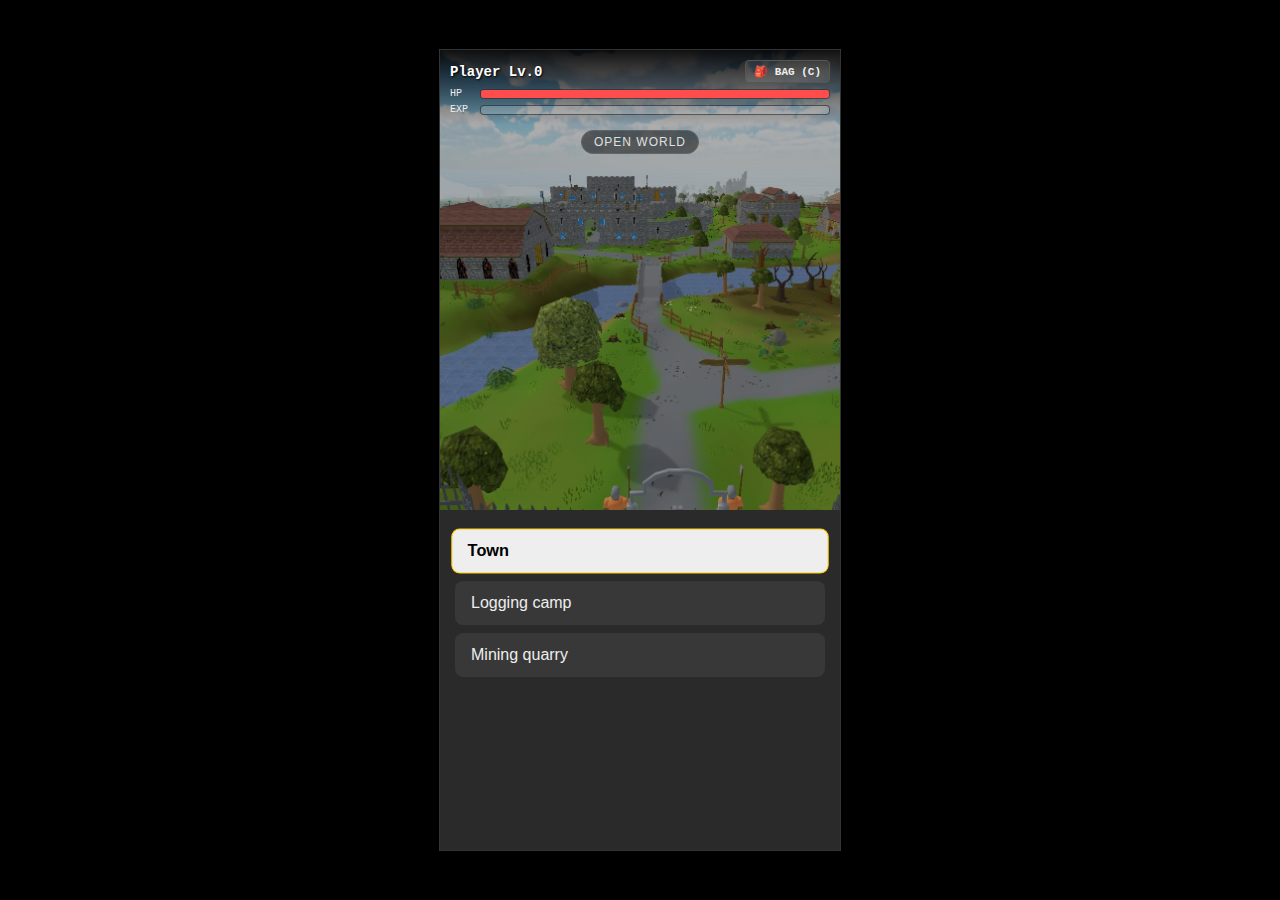
<file: webapp/index.html>
<!DOCTYPE html>
<html lang="en">
<head>
    <meta charset="UTF-8">
    <meta name="viewport" content="width=device-width, initial-scale=1.0">
    <title>Vertical RPG UI - Stat Breakdown</title>
    <style>
        :root {
            --bg-color: #1e1e1e;
            --panel-bg: #2a2a2a;
            --accent: #ffcc00;
            --hp-color: #ff4d4d;
            --enemy-hp-color: #ff4757;
            --exp-color: #ffd700;
            --text-main: #eee;
            --font-main: 'Segoe UI', Tahoma, Geneva, Verdana, sans-serif;
            --font-mono: 'Courier New', monospace;
        }

        body {
            background-color: #000;
            color: var(--text-main);
            font-family: var(--font-main);
            margin: 0;
            padding: 0;
            display: flex;
            justify-content: center;
            align-items: center;
            height: 100vh;
            overflow: hidden;
        }

        #game-device {
            width: 100%;
            max-width: 400px;
            height: 100%;
            max-height: 800px;
            background-color: var(--bg-color);
            display: flex;
            flex-direction: column;
            position: relative;
            box-shadow: 0 0 20px rgba(0,0,0,0.5);
            border: 1px solid #333;
        }

        /* --- TOP PANEL (Graphics & Logs) --- */
        #visual-panel {
            flex: 6; 
            position: relative;
            background-color: #000;
            overflow: hidden;
            border-bottom: 4px solid var(--panel-bg);
        }

        #scene-image {
            width: 100%;
            height: 100%;
            object-fit: cover;
            opacity: 0.7; 
            transition: opacity 0.3s;
        }
        
        #scene-image:after {
            content: 'Image not found';
            display: flex;
            align-items: center;
            justify-content: center;
            width: 100%;
            height: 100%;
            background: radial-gradient(circle, #333 0%, #000 100%);
            position: absolute;
            top: 0; left: 0;
            z-index: -1;
        }

        /* --- HUD OVERLAY --- */
        #hud-overlay {
            position: absolute;
            top: 0;
            left: 0;
            width: 100%;
            padding: 10px;
            box-sizing: border-box;
            background: linear-gradient(to bottom, rgba(0,0,0,0.9) 0%, rgba(0,0,0,0) 100%);
            z-index: 20;
            font-family: var(--font-mono);
            display: flex;
            flex-direction: column;
            gap: 5px;
            pointer-events: none;
        }

        #enemy-hud {
            position: absolute;
            bottom: 0;
            left: 0;
            width: 100%;
            padding: 15px;
            box-sizing: border-box;
            background: linear-gradient(to top, rgba(0,0,0,0.9) 0%, rgba(0,0,0,0) 100%);
            z-index: 20;
            font-family: var(--font-mono);
            display: flex;
            flex-direction: column;
            gap: 5px;
            pointer-events: none;
            opacity: 0;
            transition: opacity 0.3s ease-in-out;
        }

        #enemy-hud.visible { opacity: 1; }

        .hud-row {
            display: flex;
            justify-content: space-between;
            align-items: center;
            width: 100%;
        }

        .hud-text {
            font-weight: bold;
            font-size: 14px;
            color: #fff;
            text-shadow: 1px 1px 2px black;
        }

        #menu-toggle-btn {
            pointer-events: auto;
            background: rgba(255, 255, 255, 0.1);
            border: 1px solid #555;
            color: #eee;
            padding: 4px 8px;
            border-radius: 4px;
            font-size: 11px;
            cursor: pointer;
            text-transform: uppercase;
            font-weight: bold;
            transition: background 0.2s;
        }
        #menu-toggle-btn:hover {
            background: var(--accent);
            color: #000;
            border-color: var(--accent);
        }

        .bar-container {
            flex-grow: 1;
            height: 8px;
            background: rgba(255,255,255,0.2);
            border-radius: 4px;
            overflow: hidden;
            position: relative;
            border: 1px solid rgba(0,0,0,0.5);
            margin-left: 10px;
        }

        .bar-fill {
            height: 100%;
            width: 100%;
            transition: width 0.3s ease-out;
        }

        .hp-fill { background-color: var(--hp-color); }
        .exp-fill { background-color: var(--exp-color); }
        .enemy-fill { background-color: var(--enemy-hp-color); }

        #location-pill {
            position: absolute;
            top: 80px; 
            left: 50%;
            transform: translateX(-50%);
            background: rgba(0,0,0,0.6);
            padding: 4px 12px;
            border-radius: 12px;
            font-size: 12px;
            text-transform: uppercase;
            letter-spacing: 1px;
            border: 1px solid #555;
            z-index: 10;
            opacity: 0.8;
        }

        #toast-container {
            position: absolute;
            bottom: 60px;
            left: 20px;
            right: 20px;
            display: flex;
            flex-direction: column;
            justify-content: flex-end;
            align-items: flex-start;
            pointer-events: none;
            gap: 5px;
            height: 30%;
            overflow: hidden;
        }

        .toast {
            background-color: rgba(0, 0, 0, 0.85);
            color: #fff;
            padding: 6px 10px;
            border-radius: 4px;
            border-left: 3px solid var(--accent);
            font-size: 12px;
            font-family: var(--font-mono);
            animation: fadeSequence 2.5s forwards;
            max-width: 90%;
            box-shadow: 0 2px 4px rgba(0,0,0,0.5);
        }

        @keyframes fadeSequence {
            0% { opacity: 0; transform: translateY(10px); }
            10% { opacity: 1; transform: translateY(0); }
            80% { opacity: 1; }
            100% { opacity: 0; display: none; }
        }

        /* --- BOTTOM PANEL (Controls) --- */
        #control-panel {
            flex: 4;
            background-color: var(--panel-bg);
            padding: 15px;
            display: flex;
            flex-direction: column;
            overflow-y: auto;
        }

        #menu-list {
            display: flex;
            flex-direction: column;
            gap: 8px;
        }

        .menu-item {
            padding: 12px 15px;
            background-color: #383838;
            border-radius: 8px;
            cursor: pointer;
            transition: all 0.2s;
            display: flex;
            justify-content: space-between;
            align-items: center;
            border: 1px solid transparent;
        }

        .menu-item.active {
            background-color: #eee;
            color: #000;
            border-color: var(--accent);
            transform: scale(1.02);
            font-weight: bold;
        }

        .menu-item-tag {
            font-size: 10px;
            background: #ff4d4d;
            color: white;
            padding: 2px 6px;
            border-radius: 4px;
            text-transform: uppercase;
            font-weight: bold;
        }

        .insufficient {
            font-size: 11px;
            color: #ff4d4d;
            margin-left: 10px;
            font-style: italic;
        }
        
        /* INVENTORY STYLES */
        .inv-btn {
            background: #444;
            border: 1px solid #666;
            color: white;
            font-size: 10px;
            padding: 2px 6px;
            cursor: pointer;
            margin-left: 8px;
            border-radius: 3px;
        }
        .inv-btn:hover { background: var(--accent); color: black; }
        .equip-slot {
            background: rgba(0,0,0,0.3);
            padding: 5px;
            border-radius: 4px;
            margin-bottom: 5px;
            display:flex; justify-content:space-between; align-items:center;
            border: 1px solid transparent; 
        }
        
        /* Focused row in inventory menu */
        .menu-focus-row {
            border-color: var(--accent) !important;
            background-color: rgba(255, 255, 255, 0.1) !important;
        }

        ::-webkit-scrollbar { width: 4px; }
        ::-webkit-scrollbar-thumb { background: #555; border-radius: 2px; }
    </style>
</head>
<body>

<div id="game-device">
    <div id="visual-panel">
        <div id="hud-overlay">
            <div class="hud-row">
                <span id="player-name" class="hud-text">Player Lv.1</span>
                <div id="menu-toggle-btn">🎒 Bag (C)</div>
            </div>
            <div class="hud-row">
                <span style="font-size:10px; width:20px;">HP</span>
                <div class="bar-container">
                    <div id="hud-hp-bar" class="bar-fill hp-fill" style="width: 100%;"></div>
                </div>
            </div>
            <div class="hud-row">
                <span style="font-size:10px; width:20px;">EXP</span>
                <div class="bar-container">
                    <div id="hud-exp-bar" class="bar-fill exp-fill" style="width: 0%;"></div>
                </div>
            </div>
        </div>

        <div id="enemy-hud">
            <div class="hud-row">
                <span id="enemy-name" class="hud-text">Enemy Name</span>
                <span id="enemy-stats" style="font-size:12px; color:#ccc;"></span>
            </div>
            <div class="hud-row" style="margin-top:5px;">
                <div class="bar-container" style="margin-left:0;">
                    <div id="enemy-hp-bar" class="bar-fill enemy-fill" style="width: 100%;"></div>
                </div>
            </div>
        </div>

        <div id="location-pill">Loading...</div>
        <img id="scene-image" src="" alt="Scene" onerror="this.style.opacity='0.2'">
        <div id="toast-container"></div>
    </div>

    <div id="control-panel">
        <div id="menu-list"></div>
    </div>
</div>

<script>
    // --- 1. CORE DEFINITIONS ---

    class Skills {
        constructor(attack, defense, healing, luck) {
            this.attack = attack;
            this.defense = defense;
            this.healing = healing;
            this.luck = luck;
        }
        add(other) {
            return new Skills(
                this.attack + other.attack,
                this.defense + other.defense,
                this.healing + other.healing,
                this.luck + other.luck
            );
        }
    }

    class Item {
        constructor(name, is_weapon, is_armor_body, is_armor_leggings, amount, bonus_hp, bonus_skills) {
            this.name = name;
            this.is_weapon = is_weapon;
            this.is_armor_body = is_armor_body;
            this.is_armor_leggings = is_armor_leggings;
            this.amount = amount;
            this.bonus_hp = bonus_hp;
            this.bonus_skills = bonus_skills || new Skills(0,0,0,0);
        }
    }

    const ITEM_DEFINITIONS = {
        "Copper dagger": { 
            is_weapon: true, is_armor_body: false, is_armor_leggings: false, 
            bonus_hp: 0, bonus_skills: new Skills(2, 0, 0, 1) 
        },
        "Leather vest": { 
            is_weapon: false, is_armor_body: true, is_armor_leggings: false, 
            bonus_hp: 5, bonus_skills: new Skills(0, 2, 0, 0) 
        },
        "Leather pants": { 
            is_weapon: false, is_armor_body: false, is_armor_leggings: true, 
            bonus_hp: 2, bonus_skills: new Skills(0, 1, 0, 1) 
        }
    };

    class Enemy {
        constructor(name, hp, loots, skills) {
            this.name = name;
            this.hp = hp;
            this.maxHp = hp; 
            this.loots = loots;
            this.skills = skills;
        }
    }

    // --- 2. DATA ---

    const copperSpider = new Enemy("Copper spider", 10, { "Copper spider legs": 1 }, new Skills(4,2,0,1));

    const worldMap = {
        "scene:open_world:Open World:world_map.png": {
            "scene:town:Town:town_square.png": {
                "scene:blacksmith:Blacksmith:icon_anvil.png": {
                    "craft:smelt_ore:Smelt ore:icon_anvil.png": [1000, "Smelting ores...", {
                        "input:Oak log": 0.5, "input:Copper ore": 1, "output:Copper ingot": 1 }],
                    "craft:craft_dagger:Copper dagger:icon_hammer.png": [1000, "Crafting...", {
                        "input:Copper ingot": 1, "output:Copper dagger": 1 }],
                    "return:return:Exit shop:icon_exit.png": {},
                },
                "return:return:Exit town:icon_exit.png": {},
            },
            "scene:logging_camp:Logging camp:forest_clearing.png": {
                "harvest:cut_trees:Cut trees:icon_axe.png": [1000, "Chopping wood...", { "Oak log": 2, "Branch": 1 }],
                "return:return:Exit logging camp:icon_exit.png": {},
            },
            "scene:mining_quarry:Mining quarry:quarry_dark.png": {
                "harvest:mine_ores:Mine ores:icon_pickaxe.png": [1000, "Mining rocks...", { "Copper ore": 9, "Garnet": 1 }],
                "fight:spider:Look for trouble:icon_sword.png": [1000, "Fighting...", { "Copper spider": [1, copperSpider] }],
                "return:return:Exit mining quarry:icon_exit.png": {},
            },
        },
    };

    // --- 3. UTILITIES ---

    function dictDraw(dct) {
        let norm = 0;
        let entries = [];
        for (let key in dct) {
            let weight = dct[key];
            let item = key;
            if (Array.isArray(weight)) {
                item = weight[1]; 
                weight = weight[0];
            }
            if (weight < 0) return null;
            norm += weight;
            entries.push({ item, weight });
        }
        let r = Math.random() * norm;
        let accWgh = 0;
        for (let entry of entries) {
            accWgh += entry.weight;
            if (r < accWgh) return entry.item;
        }
        return null;
    }

    // --- 4. ENGINE CLASSES ---

    class CharacterMenu {
        constructor() {
            this.name = "Player";
            this.exp = 0;
            this.inventory = {};
            this.equipment = { weapon: null, body: null, leggings: null };
            this.active = false; 
            this.hp = 10;
            this.skills = new Skills(4,2,1,1);
            
            // New Nav State
            this.menuCursor = 0; 
            this.interactables = []; // To map indices to items/slots
        }

        createItem(name, amount) {
            let def = ITEM_DEFINITIONS[name] || {};
            return new Item(
                name, 
                def.is_weapon || false, 
                def.is_armor_body || false, 
                def.is_armor_leggings || false, 
                amount, 
                def.bonus_hp || 0, 
                def.bonus_skills || new Skills(0,0,0,0)
            );
        }

        addItem(name, amount = 1) {
            if (typeof name === 'object' && name.name) name = name.name;
            if (!this.inventory[name]) {
                this.inventory[name] = this.createItem(name, 0);
            }
            this.inventory[name].amount += amount;
        }
        
        getItemCount(name) {
            return this.inventory[name] ? this.inventory[name].amount : 0;
        }

        equipItem(itemName) {
            if (!this.inventory[itemName] || this.inventory[itemName].amount <= 0) return;
            let item = this.inventory[itemName];
            let slot = null;

            if (item.is_weapon) slot = "weapon";
            else if (item.is_armor_body) slot = "body";
            else if (item.is_armor_leggings) slot = "leggings";

            if (slot) {
                this.unequipItem(slot);
                item.amount--;
                if (item.amount === 0) delete this.inventory[itemName];
                this.equipment[slot] = this.createItem(itemName, 1);
                Game.log(`Equipped: ${itemName}`);
                Game.render();
            }
        }

        unequipItem(slot) {
            if (this.equipment[slot]) {
                let item = this.equipment[slot];
                this.addItem(item.name, 1);
                this.equipment[slot] = null;
                Game.log(`Unequipped: ${item.name}`);
                Game.render();
            }
        }

        getCombatSkills() {
            let total = new Skills(this.skills.attack, this.skills.defense, this.skills.healing, this.skills.luck);
            for (let slot in this.equipment) {
                if (this.equipment[slot]) {
                    total = total.add(this.equipment[slot].bonus_skills);
                }
            }
            return total;
        }

        getLevel() { return Math.floor(Math.sqrt(0.1 * this.exp)); }
        getMaxExp() { return 10 * Math.pow(this.getLevel() + 1, 2); }
        getMaxHP() { 
            let base = 10 + (this.getLevel() * 5);
            let bonus = 0;
            for(let slot in this.equipment) {
                if(this.equipment[slot]) bonus += this.equipment[slot].bonus_hp;
            }
            return base + bonus;
        }

        // --- KEYBOARD NAVIGATION METHODS ---

        moveCursor(offset) {
            if (this.interactables.length === 0) return;
            this.menuCursor += offset;
            if (this.menuCursor < 0) this.menuCursor = this.interactables.length - 1;
            if (this.menuCursor >= this.interactables.length) this.menuCursor = 0;
            Game.render();
        }

        selectOption() {
            if (this.interactables.length === 0) return;
            const target = this.interactables[this.menuCursor];
            
            if (target.type === 'slot') {
                this.unequipItem(target.id);
            } else if (target.type === 'item') {
                this.equipItem(target.id);
            }
        }

        getDisplayHTML() {
            this.interactables = []; // Reset list
            let counter = 0;

            let invHTML = "";
            let keys = Object.keys(this.inventory);

            // 1. Render Equipment Slots
            let equipHTML = "";
            ['weapon', 'body', 'leggings'].forEach(slot => {
                let item = this.equipment[slot];
                
                // Track this slot for navigation
                this.interactables.push({ type: 'slot', id: slot });
                let isSelected = (counter === this.menuCursor);
                counter++;

                let slotClass = "equip-slot";
                if (isSelected) slotClass += " menu-focus-row";

                let content = item ? `${item.name} <span class="inv-btn" onclick="Game.player.unequipItem('${slot}')">Unequip</span>` 
                                   : `<span style="color:#666">Empty ${slot}</span>`;
                
                equipHTML += `<div class="${slotClass}"><span>${content}</span></div>`;
            });

            // 2. Render Inventory List
            if (keys.length > 0) {
                keys.forEach(key => {
                    let item = this.inventory[key];
                    let displayCount = Number.isInteger(item.amount) ? item.amount : item.amount.toFixed(1);
                    
                    let canEquip = (item.is_weapon || item.is_armor_body || item.is_armor_leggings);
                    
                    // Track for navigation
                    this.interactables.push({ type: canEquip ? 'item' : 'none', id: key });
                    let isSelected = (counter === this.menuCursor);
                    counter++;

                    let rowStyle = "display:flex; justify-content:space-between; margin-bottom:4px; padding:2px 4px; border-radius:4px; border:1px solid transparent;";
                    let className = isSelected ? "menu-focus-row" : "";
                    
                    if (isSelected) rowStyle += " border-color: var(--accent); background: rgba(255,255,255,0.1);";

                    let actionBtn = "";
                    if (canEquip) {
                        actionBtn = `<span class="inv-btn" onclick="Game.player.equipItem('${key}')">Equip</span>`;
                    }

                    invHTML += `<div class="${className}" style="${rowStyle}">
                        <span>- ${item.name} x${displayCount}</span>
                        ${actionBtn}
                    </div>`;
                });
            } else {
                invHTML = "<div style='color:#666; font-style:italic'>(Bag is empty)</div>";
            }

            let combatSkills = this.getCombatSkills();

            // --- FORMAT STATS (Base + Bonus) ---
            const formatStat = (base, total) => {
                let bonus = total - base;
                return bonus > 0 ? `${base}<span style="color:#4f4">+${bonus}</span>` : `${base}`;
            };

            let atkDisplay = formatStat(this.skills.attack, combatSkills.attack);
            let defDisplay = formatStat(this.skills.defense, combatSkills.defense);
            let healDisplay = formatStat(this.skills.healing, combatSkills.healing);
            let lckDisplay = formatStat(this.skills.luck, combatSkills.luck);

            return `
            <div style="font-family:'Courier New'; line-height:1.4; font-size:13px;">
                <div style="border-bottom:1px solid #555; margin-bottom:10px; padding-bottom:5px; text-align:center;">
                    <strong>CHARACTER MENU</strong>
                </div>
                
                <div style="margin-bottom:10px;">
                    <div style="color:var(--accent); font-weight:bold;">ATTRIBUTES</div>
                    <div>ATK: ${atkDisplay} | DEF: ${defDisplay}</div>
                    <div>HEAL: ${healDisplay} | LCK: ${lckDisplay}</div>
                </div>

                <div style="margin-bottom:10px;">
                    <div style="color:var(--accent); font-weight:bold; margin-bottom:5px;">EQUIPMENT (Enter to Unequip)</div>
                    ${equipHTML}
                </div>

                <div>
                    <div style="color:var(--accent); font-weight:bold; margin-bottom:5px;">INVENTORY (Enter to Equip)</div>
                    <div id="inv-scroll-container" style="max-height:150px; overflow-y:auto; padding-right:5px;">
                        ${invHTML}
                    </div>
                </div>
                
                <br>
                <div style="text-align:center; color:#888; border-top:1px solid #555; padding-top:5px;">
                    [Close: C/Bag]
                </div>
            </div>`;
        }
    }

    // --- 5. MAIN GAME ENGINE ---

    const Game = {
        player: new CharacterMenu(),
        
        currentNode: null,
        currentTitle: "",
        currentImage: "",
        pathStack: [],
        cursor: 0,
        
        activeInterval: null,
        currentActionName: "", 
        inCombat: false, 

        init: function() {
            this.player.hp = this.player.getMaxHP();
            const startKey = Object.keys(worldMap)[0]; 
            this.enterScene(startKey, worldMap[startKey]);
            this.setupInput();
            this.updatePlayerHUD(); 
            this.startPassiveRegen();

            document.getElementById('menu-toggle-btn').onclick = () => {
                this.toggleCharacterMenu();
            };
        },

        toggleCharacterMenu: function() {
            this.player.active = !this.player.active;
            // Reset cursor when opening for better UX
            if(this.player.active) this.player.menuCursor = 0; 
            this.render();
        },

        startPassiveRegen: function() {
            setInterval(() => {
                if (this.inCombat) return;
                const maxHp = this.player.getMaxHP();
                if (this.player.hp <= 0 || this.player.hp >= maxHp) return;
                this.player.hp += this.player.skills.healing;
                if (this.player.hp > maxHp) this.player.hp = maxHp;
                this.updatePlayerHUD();
            }, 2000); 
        },

        updatePlayerHUD: function() {
            const lvl = this.player.getLevel();
            document.getElementById('player-name').textContent = `${this.player.name} Lv.${lvl}`;
            const maxHp = this.player.getMaxHP();
            const hpPct = Math.max(0, Math.min(100, (this.player.hp / maxHp) * 100));
            document.getElementById('hud-hp-bar').style.width = `${hpPct}%`;
            const maxExp = this.player.getMaxExp();
            const expPct = Math.max(0, Math.min(100, (this.player.exp / maxExp) * 100));
            document.getElementById('hud-exp-bar').style.width = `${expPct}%`;
        },

        showEnemyHUD: function(name, currentHp, maxHp) {
            const hud = document.getElementById('enemy-hud');
            hud.classList.add('visible');
            document.getElementById('enemy-name').textContent = name;
            this.updateEnemyHUD(currentHp, maxHp);
        },

        updateEnemyHUD: function(currentHp, maxHp) {
            const hpPct = Math.max(0, Math.min(100, (currentHp / maxHp) * 100));
            document.getElementById('enemy-hp-bar').style.width = `${hpPct}%`;
            document.getElementById('enemy-stats').textContent = `${Math.ceil(currentHp)}/${maxHp} HP`;
        },

        hideEnemyHUD: function() {
            const hud = document.getElementById('enemy-hud');
            hud.classList.remove('visible');
        },

        render: function() {
            document.getElementById('location-pill').textContent = this.currentTitle;
            document.getElementById('scene-image').src = "images/bg/"+this.currentImage;
            
            this.updatePlayerHUD();

            const menuContainer = document.getElementById('menu-list');
            menuContainer.innerHTML = '';

            // --- MENU RENDER LOGIC ---
            if (this.player.active) {
                menuContainer.innerHTML = this.player.getDisplayHTML();
                
                // AUTO SCROLL LOGIC
                const activeRow = document.querySelector('.menu-focus-row');
                if (activeRow) {
                    activeRow.scrollIntoView({ block: 'nearest' });
                }
                return;
            }

            const options = Object.keys(this.currentNode);
            
            if(options.length === 0) {
                menuContainer.innerHTML = '<div style="padding:20px; text-align:center; color:#666;">Nothing here...</div>';
                return;
            }

            options.forEach((key, index) => {
                const info = this.parseKey(key);
                const el = document.createElement('div');
                
                el.className = 'menu-item';
                if (index === this.cursor) el.classList.add('active');

                el.onmouseenter = () => {
                    this.cursor = index;
                    Array.from(menuContainer.children).forEach(child => child.classList.remove('active'));
                    el.classList.add('active');
                };

                let content = `<span>${info.name}</span>`;
                
                if (info.role === 'craft') {
                    const recipe = this.currentNode[key][2];
                    let canAfford = true;
                    for (let rKey in recipe) {
                        if (rKey.startsWith('input:')) {
                            let item = rKey.split(':')[1];
                            let cost = recipe[rKey];
                            if (this.player.getItemCount(item) < cost) {
                                canAfford = false;
                            }
                        }
                    }
                    if (!canAfford) {
                        content += `<span class="insufficient">(insufficient ingredients)</span>`;
                    }
                }

                if (this.activeInterval && this.currentActionName === key) {
                    content += `<span class="menu-item-tag">STOP</span>`;
                }
                el.innerHTML = content;
                
                el.onclick = () => {
                    this.cursor = index;
                    this.executeOption();
                    this.render();
                };

                menuContainer.appendChild(el);
            });
            
            const activeEl = menuContainer.children[this.cursor];
            if(activeEl) {
                activeEl.scrollIntoView({ behavior: 'smooth', block: 'nearest' });
            }
        },

        log: function(msg) {
            const container = document.getElementById('toast-container');
            const toast = document.createElement('div');
            toast.className = 'toast';
            toast.textContent = msg;
            container.appendChild(toast);
            setTimeout(() => {
                if (toast.parentNode) toast.parentNode.removeChild(toast);
            }, 2500);
        },

        parseKey: function(keyString) {
            const parts = keyString.split(':');
            return {
                role: parts[0],
                id: parts[1],
                name: parts[2] || parts[1],
                image: parts[3] || "placeholder.png"
            };
        },

        enterScene: function(keyString, nodeObj) {
            const info = this.parseKey(keyString);
            if (this.currentNode) {
                this.pathStack.push({
                    node: this.currentNode,
                    title: this.currentTitle,
                    image: this.currentImage,
                    cursor: this.cursor
                });
            }
            this.currentNode = nodeObj;
            this.currentTitle = info.name;
            this.currentImage = info.image;
            this.cursor = 0;
            this.stopAction();
            this.render();
        },

        returnScene: function() {
            if (this.pathStack.length === 0) return;
            const previous = this.pathStack.pop();
            this.currentNode = previous.node;
            this.currentTitle = previous.title;
            this.currentImage = previous.image;
            this.cursor = previous.cursor;
            this.stopAction();
            this.render();
        },

        stopAction: function() {
            if (this.activeInterval) {
                clearInterval(this.activeInterval);
                this.activeInterval = null;
                this.currentActionName = "";
                this.inCombat = false; 
                this.hideEnemyHUD(); 

                // --- CRAFTING CLEANUP ---
                // Round down all ingredients when action stops.
                for (let key in this.player.inventory) {
                    this.player.inventory[key].amount = Math.floor(this.player.inventory[key].amount);
                    if (this.player.inventory[key].amount <= 0) delete this.player.inventory[key];
                }

                this.render();
            }
        },

        executeOption: function() {
            const keys = Object.keys(this.currentNode);
            if (keys.length === 0) return;

            const selectedKey = keys[this.cursor];
            const selectedValue = this.currentNode[selectedKey];
            const info = this.parseKey(selectedKey);

            if (this.activeInterval && this.currentActionName === selectedKey) {
                this.stopAction();
                return;
            }

            switch (info.role) {
                case "scene":
                    this.enterScene(selectedKey, selectedValue);
                    break;
                case "return":
                    this.returnScene();
                    break;
                case "harvest":
                    this.stopAction();
                    this.currentActionName = selectedKey;
                    this.startHarvestLoop(selectedValue[0], selectedValue[1], selectedValue[2]);
                    this.render();
                    break;
                case "fight":
                    this.stopAction();
                    this.currentActionName = selectedKey;
                    this.startFightLoop(selectedValue[0], selectedValue[1], selectedValue[2]);
                    this.render();
                    break;
                case "craft":
                    this.stopAction();
                    this.currentActionName = selectedKey;
                    this.startCraftLoop(selectedValue[0], selectedValue[1], selectedValue[2]);
                    this.render();
                    break;
                default:
                    this.log(`Unknown role: ${info.role}`);
            }
        },

        startCraftLoop: function(interval, notif, recipe) {
            this.log(notif);
            this.activeInterval = setInterval(() => {
                let canAfford = true;
                for (let key in recipe) {
                    if (key.startsWith("input:")) {
                        let item = key.split(":")[1];
                        let cost = recipe[key];
                        if (this.player.getItemCount(item) < cost) {
                            canAfford = false;
                        }
                    }
                }
                if (!canAfford) {
                    this.log("Stopped: Insufficient ingredients.");
                    this.stopAction(); // This will trigger the rounding cleanup
                    return;
                }
                for (let key in recipe) {
                    if (key.startsWith("input:")) {
                        let item = key.split(":")[1];
                        let cost = recipe[key];
                        this.player.inventory[item].amount -= cost;
                    }
                }
                let outputStr = "";
                for (let key in recipe) {
                    if (key.startsWith("output:")) {
                        let item = key.split(":")[1];
                        let amount = recipe[key];
                        this.player.addItem(item, amount);
                        outputStr += `${amount} ${item} `;
                    }
                }
                this.log(`Crafted: ${outputStr}`);
                this.render(); 
            }, interval);
        },

        startHarvestLoop: function(interval, notif, itemDict) {
            this.log(notif);
            this.activeInterval = setInterval(() => {
                const item = dictDraw(itemDict);
                if (item) {
                    this.player.addItem(item);
                    this.log(`+1 ${item}`);
                    this.updatePlayerHUD(); 
                }
            }, interval);
        },

        startFightLoop: function(interval, notif, enemyDict) {
            this.inCombat = true; 
            let enemyTemplate = dictDraw(enemyDict); 
            let enemy = new Enemy(enemyTemplate.name, enemyTemplate.hp, enemyTemplate.loots, enemyTemplate.skills);
            let turn = 0; 
            let enemy_hp = enemy.hp;
            
            let currentSkills = this.player.getCombatSkills();

            this.showEnemyHUD(enemy.name, enemy_hp, enemy.maxHp);
            this.log(`Encounter: ${enemy.name}!`);

            this.activeInterval = setInterval(() => {
                this.updateEnemyHUD(enemy_hp, enemy.maxHp);
                if (enemy_hp <= 0) {
                    let loot = dictDraw(enemy.loots);
                    this.player.addItem(loot);
                    this.log(`Victory! Found: ${loot}`);
                    this.stopAction();
                    return;
                }
                if (this.player.hp <= 0) {
                    this.log(`Defeated! Retreated.`);
                    this.stopAction();
                    this.player.hp = 1; 
                    this.updatePlayerHUD();
                    return;
                }
                if (turn === 1) {
                    const dmg = Math.max(0, enemy.skills.attack - currentSkills.defense);
                    if (Math.random() < 1-Math.exp(-enemy.skills.luck)) {
                        this.player.hp -= dmg;
                        this.log(`Enemy hits for ${dmg} dmg!`);
                    } else {
                        this.log(`Enemy missed!`);
                    }
                    turn = 0;
                } else {
                    const dmg = Math.max(0, currentSkills.attack - enemy.skills.defense);
                    if (Math.random() < 1-Math.exp(-currentSkills.luck)) {
                        enemy_hp -= dmg;
                        this.player.exp += 1;
                        this.log(`Hit ${enemy.name} for ${dmg} dmg!`);
                    } else {
                        this.log(`You missed!`);
                    }
                    turn = 1;
                }
                this.updatePlayerHUD(); 
            }, interval);
        },

        setupInput: function() {
            document.addEventListener('keydown', (e) => {
                // --- ARROW KEYS ---
                if (e.key === "ArrowUp") {
                    if (this.player.active) {
                        this.player.moveCursor(-1);
                    } else {
                        const max = Object.keys(this.currentNode).length;
                        if(max > 0) {
                            this.cursor = (this.cursor - 1 + max) % max;
                            this.render();
                        }
                    }
                } else if (e.key === "ArrowDown") {
                    if (this.player.active) {
                        this.player.moveCursor(1);
                    } else {
                        const max = Object.keys(this.currentNode).length;
                        if(max > 0) {
                            this.cursor = (this.cursor + 1) % max;
                            this.render();
                        }
                    }
                } 
                // --- ENTER KEY ---
                else if (e.key === "Enter") {
                    if (this.player.active) {
                        this.player.selectOption();
                    } else {
                        this.executeOption();
                    }
                } 
                // --- MENU TOGGLES ---
                else if (e.key.toLowerCase() === "c") {
                    this.toggleCharacterMenu();
                } 
                else if (e.key === "Escape") {
                    if (this.player.active) {
                        this.toggleCharacterMenu();
                    } else {
                        this.stopAction();
                    }
                }
            });
        }
    };

    Game.init();

</script>

</body>
</html>
</file>
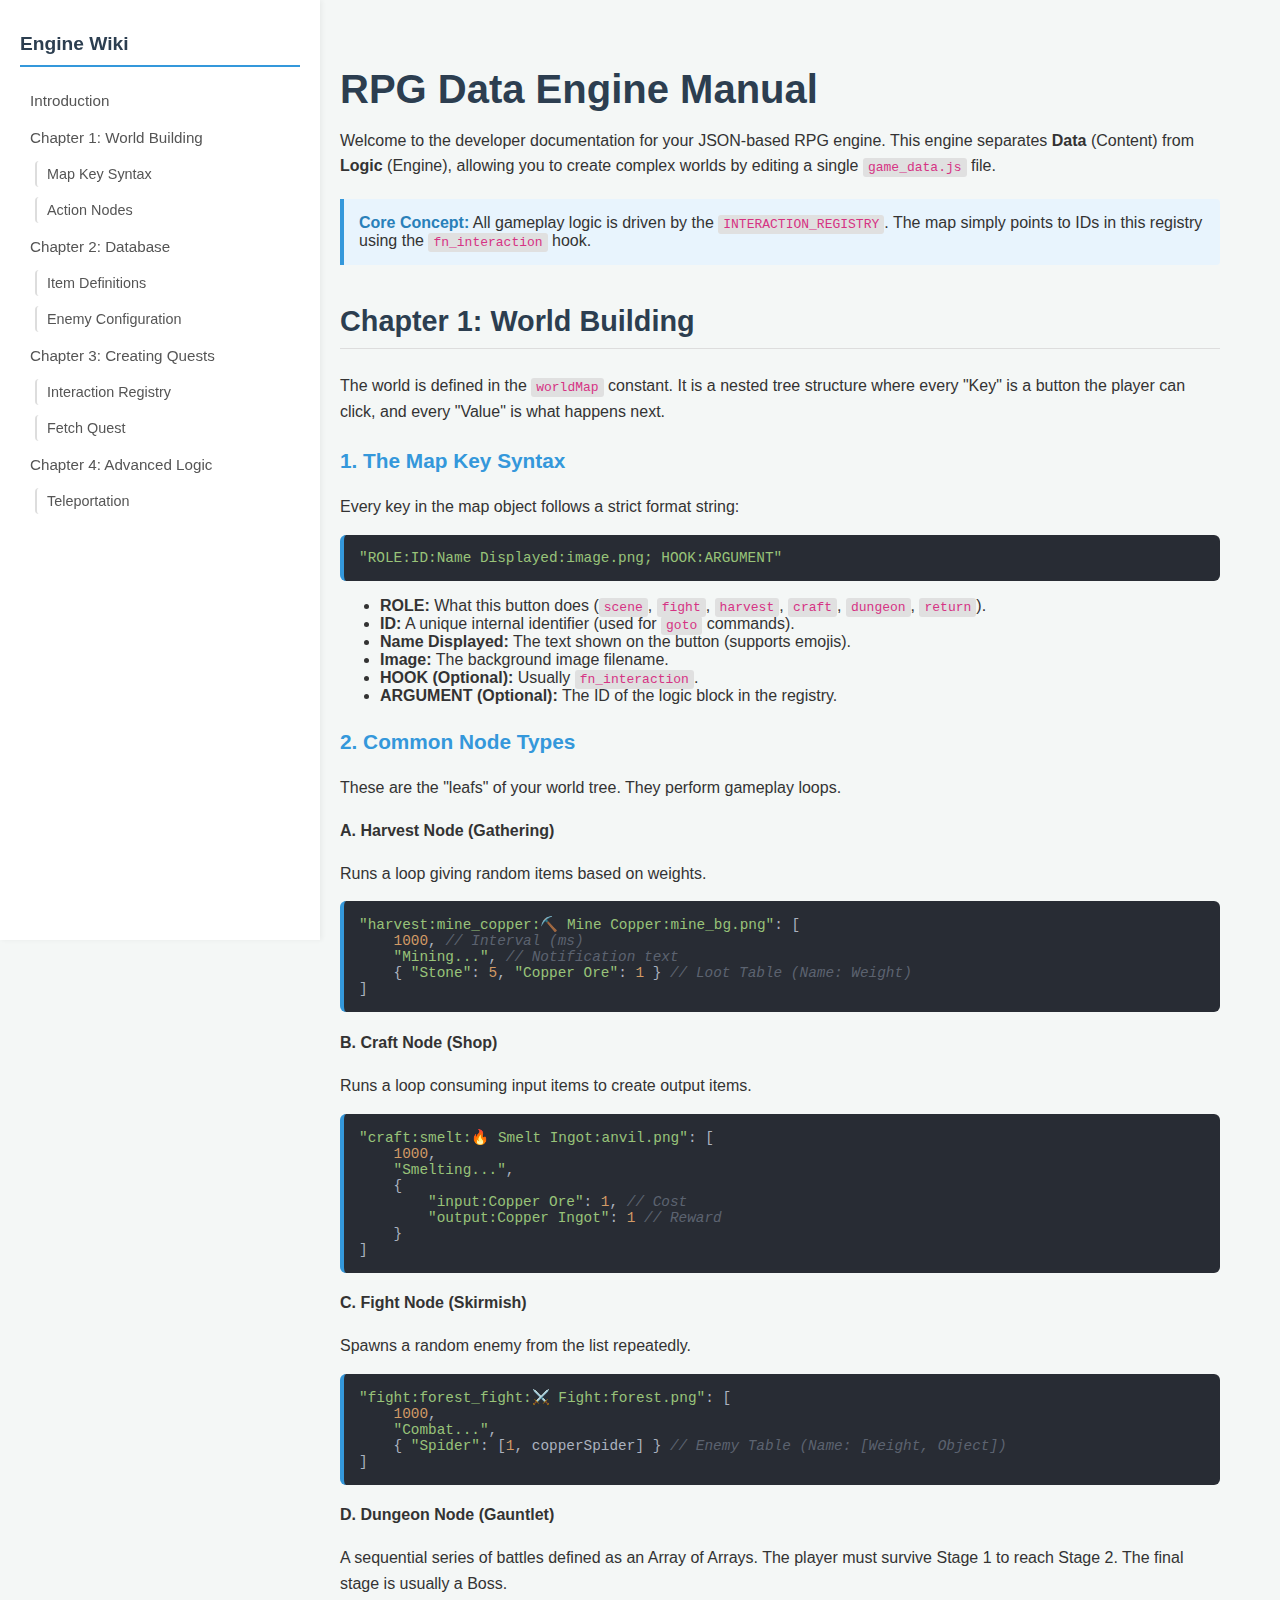
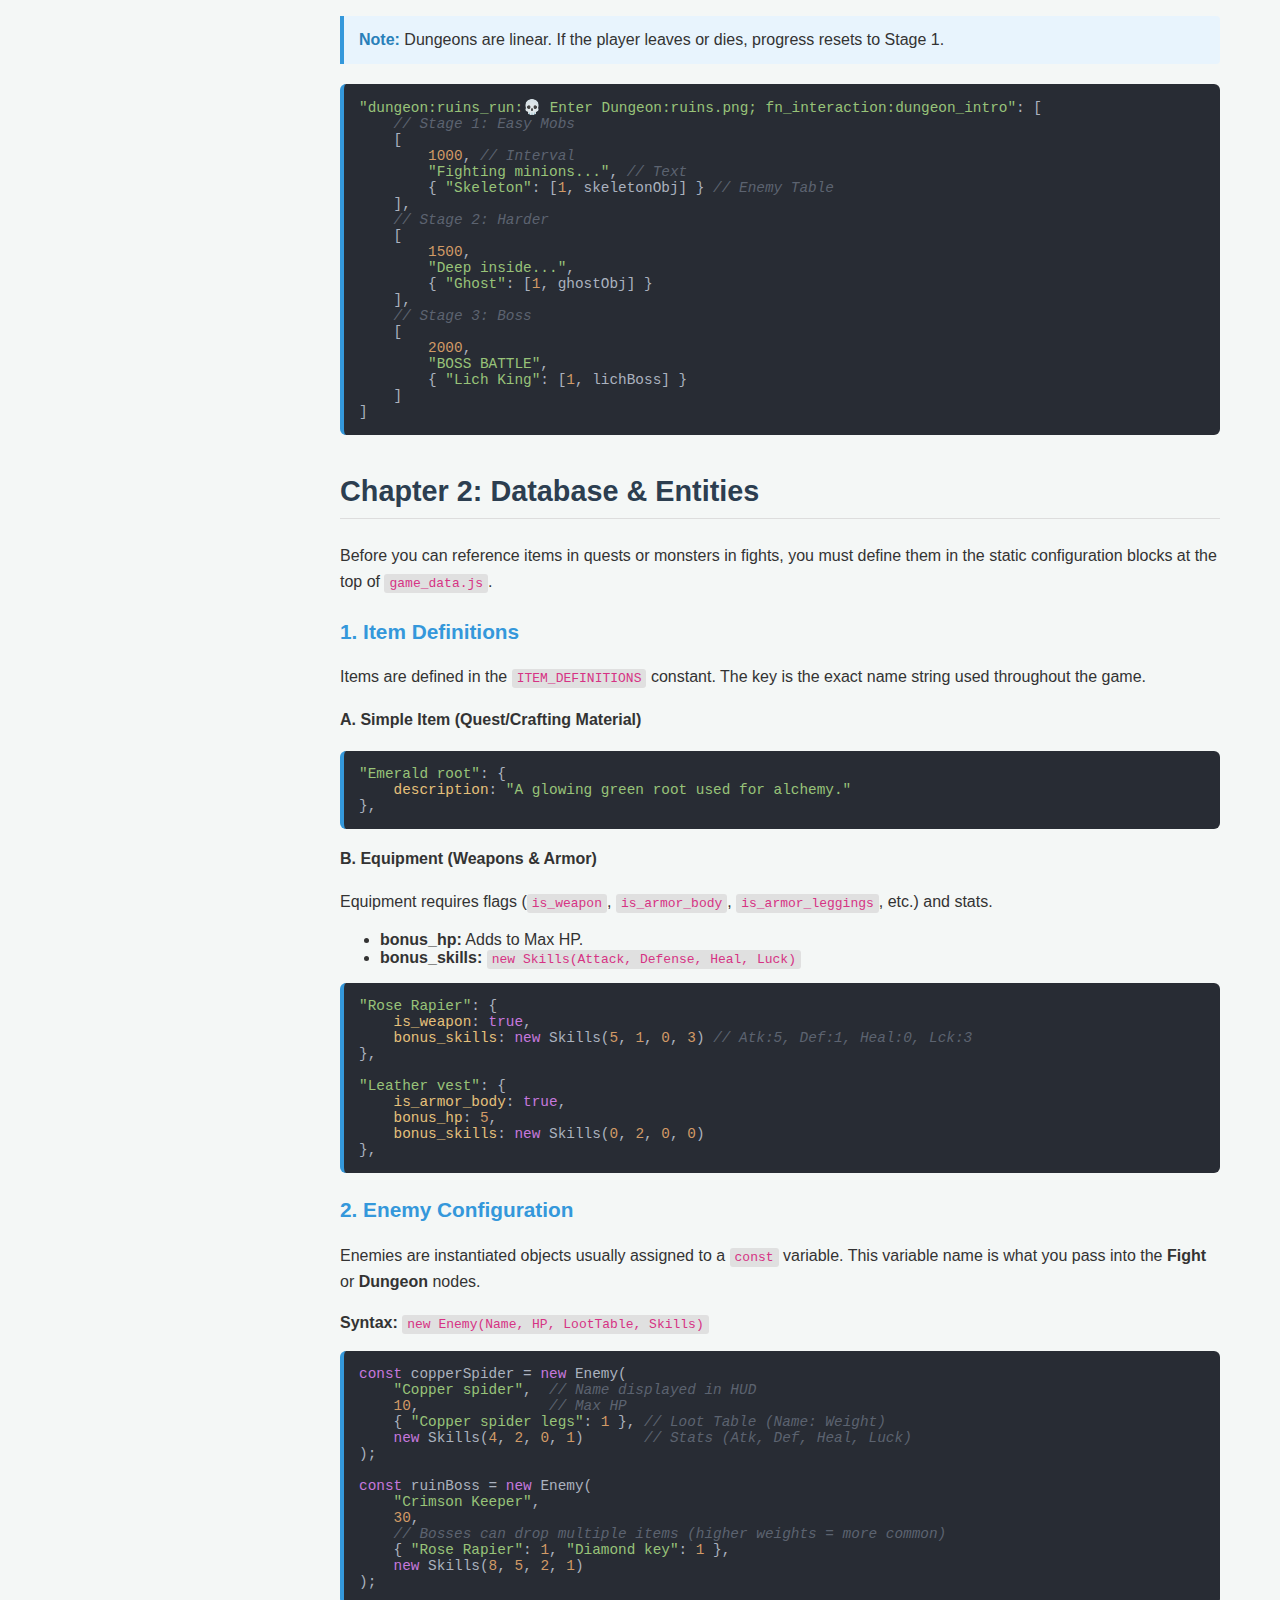
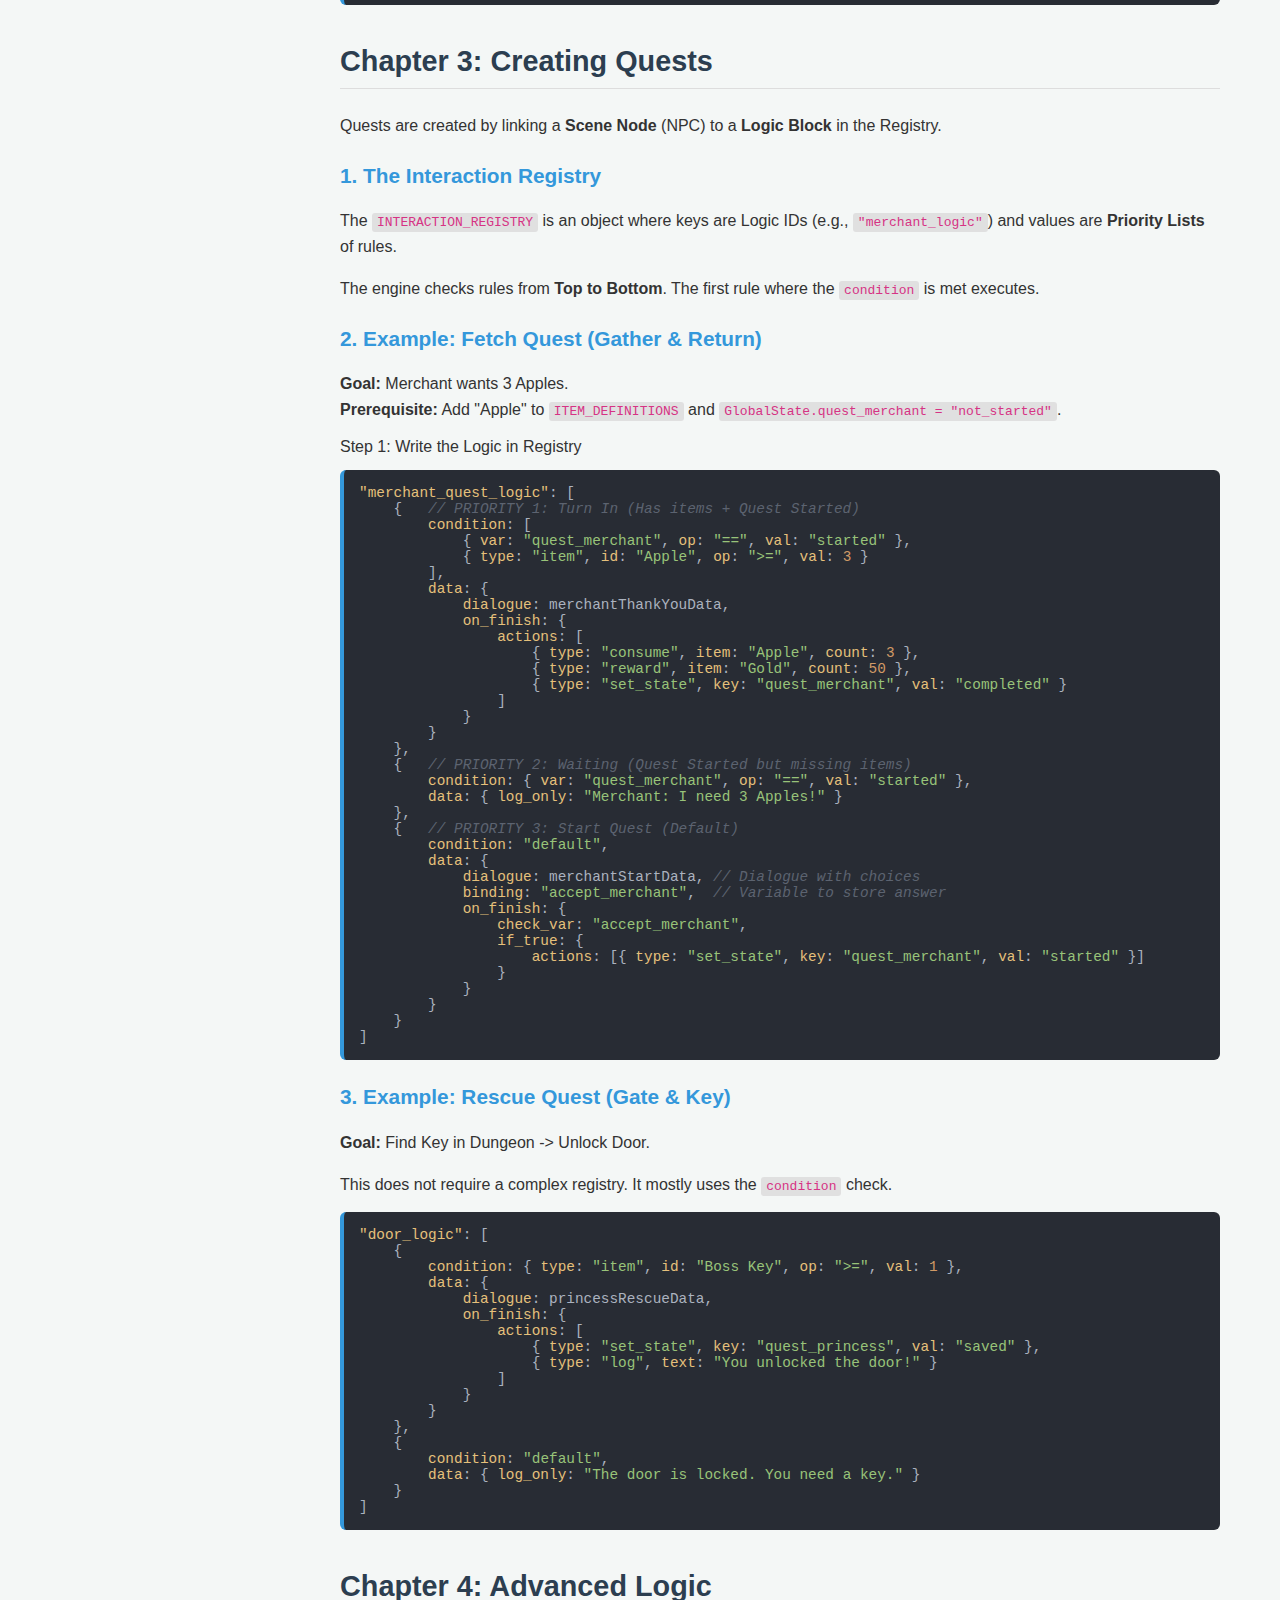
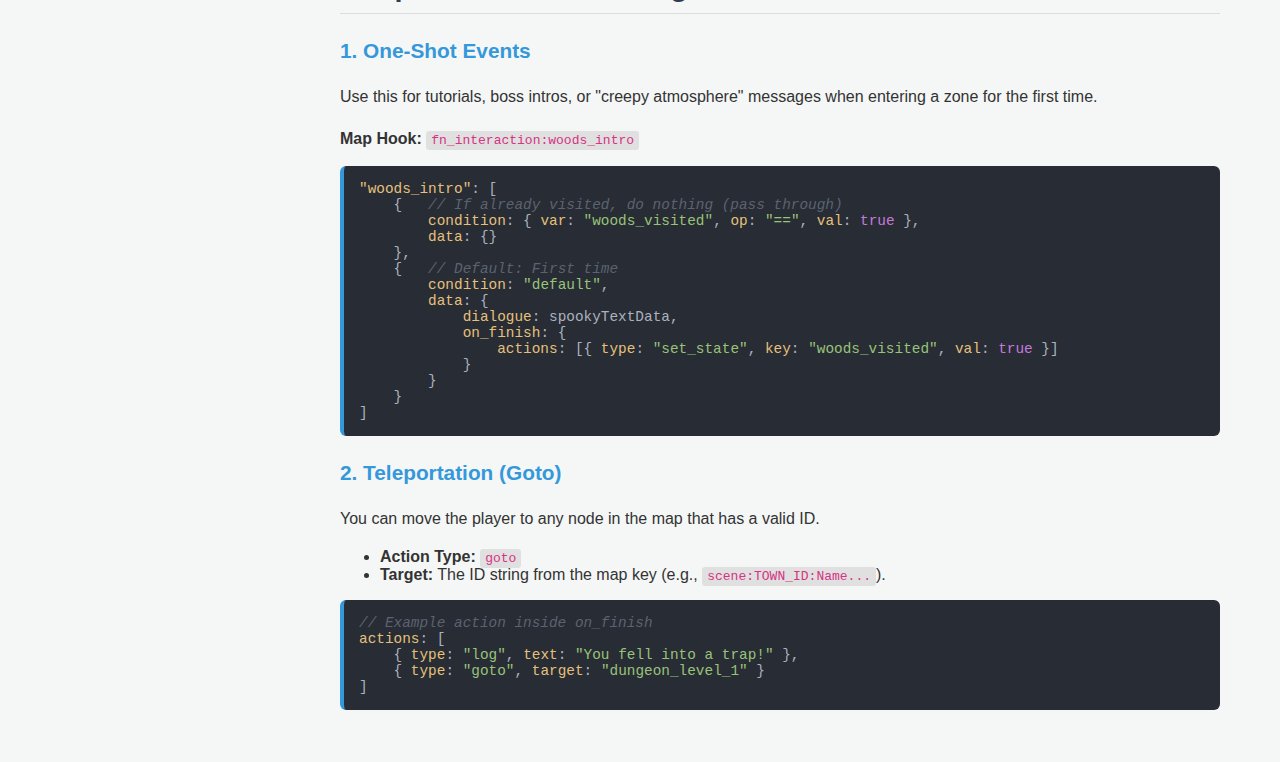
<file: webapp/how_to_mod.html>
<!DOCTYPE html>
<html lang="en">
<head>
    <meta charset="UTF-8">
    <meta name="viewport" content="width=device-width, initial-scale=1.0">
    <title>RPG Engine Documentation</title>
    <style>
        :root {
            --sidebar-width: 280px;
            --primary-color: #2c3e50;
            --accent-color: #3498db;
            --text-color: #333;
            --bg-color: #f4f7f6;
            --code-bg: #282c34;
            --code-text: #abb2bf;
        }

        body {
            font-family: 'Segoe UI', Roboto, Helvetica, Arial, sans-serif;
            margin: 0;
            padding: 0;
            color: var(--text-color);
            background-color: var(--bg-color);
            display: flex;
        }

        /* SIDEBAR */
        nav {
            width: var(--sidebar-width);
            background: white;
            height: 100vh;
            position: fixed;
            top: 0;
            left: 0;
            padding: 20px;
            box-shadow: 2px 0 5px rgba(0,0,0,0.05);
            overflow-y: auto;
        }

        nav h1 { font-size: 1.2rem; color: var(--primary-color); margin-bottom: 20px; border-bottom: 2px solid var(--accent-color); padding-bottom: 10px; }
        nav ul { list-style: none; padding: 0; }
        nav li { margin-bottom: 10px; }
        nav a { text-decoration: none; color: #555; font-size: 0.95rem; display: block; padding: 5px 10px; border-radius: 4px; transition: background 0.2s; }
        nav a:hover { background: #eef2f5; color: var(--accent-color); }
        nav .sub-link { margin-left: 15px; font-size: 0.9rem; border-left: 2px solid #ddd; }

        /* MAIN CONTENT */
        main {
            margin-left: var(--sidebar-width);
            padding: 40px 60px;
            max-width: 900px;
            width: 100%;
        }

        h1, h2, h3 { color: var(--primary-color); }
        h1 { font-size: 2.5rem; margin-bottom: 10px; }
        h2 { font-size: 1.8rem; margin-top: 40px; border-bottom: 1px solid #ddd; padding-bottom: 10px; }
        h3 { font-size: 1.3rem; margin-top: 25px; color: var(--accent-color); }
        p { line-height: 1.6; margin-bottom: 15px; }

        /* CODE BLOCKS */
        pre {
            background: var(--code-bg);
            color: var(--code-text);
            padding: 15px;
            border-radius: 6px;
            overflow-x: auto;
            font-family: 'Consolas', 'Monaco', monospace;
            font-size: 0.9rem;
            border-left: 4px solid var(--accent-color);
        }
        code {
            background: #e0e0e0;
            padding: 2px 5px;
            border-radius: 3px;
            font-family: monospace;
            color: #d63384;
        }
        pre code { background: transparent; color: inherit; padding: 0; }
        
        /* SYNTAX HIGHLIGHTING (Simulated) */
        .kwd { color: #c678dd; } /* keyword */
        .str { color: #98c379; } /* string */
        .num { color: #d19a66; } /* number */
        .com { color: #5c6370; font-style: italic; } /* comment */
        .typ { color: #e5c07b; } /* type/key */

        /* CALLOUTS */
        .note {
            background-color: #e8f4fd;
            border-left: 4px solid #3498db;
            padding: 15px;
            margin: 20px 0;
            border-radius: 0 4px 4px 0;
        }
        .note strong { color: #2980b9; }

        /* PRINT MEDIA QUERY */
        @media print {
            nav { display: none; }
            main { margin-left: 0; padding: 20px; max-width: 100%; }
            body { background: white; }
            pre { border: 1px solid #ddd; background: #f8f8f8; color: black; }
            code { color: black; border: 1px solid #ccc; }
            .kwd, .str, .num, .typ { color: black; } /* Simplifies print */
        }
    </style>
</head>
<body>

<nav>
    <h1>Engine Wiki</h1>
    <ul>
        <li><a href="#intro">Introduction</a></li>
        <li><a href="#chapter1">Chapter 1: World Building</a></li>
        <li><a href="#map-syntax" class="sub-link">Map Key Syntax</a></li>
        <li><a href="#action-nodes" class="sub-link">Action Nodes</a></li>
        
        <li><a href="#chapter2">Chapter 2: Database</a></li>
        <li><a href="#items" class="sub-link">Item Definitions</a></li>
        <li><a href="#enemies" class="sub-link">Enemy Configuration</a></li>
        
        <li><a href="#chapter3">Chapter 3: Creating Quests</a></li>
        <li><a href="#registry" class="sub-link">Interaction Registry</a></li>
        <li><a href="#fetch-quest" class="sub-link">Fetch Quest</a></li>
        
        <li><a href="#chapter4">Chapter 4: Advanced Logic</a></li>
        <li><a href="#teleports" class="sub-link">Teleportation</a></li>
    </ul>
</nav>

<main>
    <div id="intro">
        <h1>RPG Data Engine Manual</h1>
        <p>Welcome to the developer documentation for your JSON-based RPG engine. This engine separates <strong>Data</strong> (Content) from <strong>Logic</strong> (Engine), allowing you to create complex worlds by editing a single <code>game_data.js</code> file.</p>
        <div class="note">
            <strong>Core Concept:</strong> All gameplay logic is driven by the <code>INTERACTION_REGISTRY</code>. The map simply points to IDs in this registry using the <code>fn_interaction</code> hook.
        </div>
    </div>

    <div id="chapter1">
        <h2>Chapter 1: World Building</h2>
        <p>The world is defined in the <code>worldMap</code> constant. It is a nested tree structure where every "Key" is a button the player can click, and every "Value" is what happens next.</p>

        <h3 id="map-syntax">1. The Map Key Syntax</h3>
        <p>Every key in the map object follows a strict format string:</p>
        <pre><code><span class="str">"ROLE:ID:Name Displayed:image.png; HOOK:ARGUMENT"</span></code></pre>
        <ul>
            <li><strong>ROLE:</strong> What this button does (<code>scene</code>, <code>fight</code>, <code>harvest</code>, <code>craft</code>, <code>dungeon</code>, <code>return</code>).</li>
            <li><strong>ID:</strong> A unique internal identifier (used for <code>goto</code> commands).</li>
            <li><strong>Name Displayed:</strong> The text shown on the button (supports emojis).</li>
            <li><strong>Image:</strong> The background image filename.</li>
            <li><strong>HOOK (Optional):</strong> Usually <code>fn_interaction</code>.</li>
            <li><strong>ARGUMENT (Optional):</strong> The ID of the logic block in the registry.</li>
        </ul>

        <h3 id="action-nodes">2. Common Node Types</h3>
        <p>These are the "leafs" of your world tree. They perform gameplay loops.</p>

        <h4>A. Harvest Node (Gathering)</h4>
        <p>Runs a loop giving random items based on weights.</p>
        <pre><code class="str">"harvest:mine_copper:⛏️ Mine Copper:mine_bg.png"</code>: [
    <span class="num">1000</span>, <span class="com">// Interval (ms)</span>
    <span class="str">"Mining..."</span>, <span class="com">// Notification text</span>
    { <span class="str">"Stone"</span>: <span class="num">5</span>, <span class="str">"Copper Ore"</span>: <span class="num">1</span> } <span class="com">// Loot Table (Name: Weight)</span>
]</pre>

        <h4>B. Craft Node (Shop)</h4>
        <p>Runs a loop consuming input items to create output items.</p>
        <pre><code class="str">"craft:smelt:🔥 Smelt Ingot:anvil.png"</code>: [
    <span class="num">1000</span>,
    <span class="str">"Smelting..."</span>,
    { 
        <span class="str">"input:Copper Ore"</span>: <span class="num">1</span>, <span class="com">// Cost</span>
        <span class="str">"output:Copper Ingot"</span>: <span class="num">1</span> <span class="com">// Reward</span>
    }
]</pre>

        <h4>C. Fight Node (Skirmish)</h4>
        <p>Spawns a random enemy from the list repeatedly.</p>
        <pre><code class="str">"fight:forest_fight:⚔️ Fight:forest.png"</code>: [
    <span class="num">1000</span>,
    <span class="str">"Combat..."</span>,
    { <span class="str">"Spider"</span>: [<span class="num">1</span>, copperSpider] } <span class="com">// Enemy Table (Name: [Weight, Object])</span>
]</pre>
        <h4>D. Dungeon Node (Gauntlet)</h4>
        <p>A sequential series of battles defined as an Array of Arrays. The player must survive Stage 1 to reach Stage 2. The final stage is usually a Boss.</p>
        <div class="note">
            <strong>Note:</strong> Dungeons are linear. If the player leaves or dies, progress resets to Stage 1.
        </div>
        <pre><code class="str">"dungeon:ruins_run:💀 Enter Dungeon:ruins.png; fn_interaction:dungeon_intro"</code>: [
    <span class="com">// Stage 1: Easy Mobs</span>
    [
        <span class="num">1000</span>, <span class="com">// Interval</span>
        <span class="str">"Fighting minions..."</span>, <span class="com">// Text</span>
        { <span class="str">"Skeleton"</span>: [<span class="num">1</span>, skeletonObj] } <span class="com">// Enemy Table</span>
    ],
    <span class="com">// Stage 2: Harder</span>
    [
        <span class="num">1500</span>, 
        <span class="str">"Deep inside..."</span>, 
        { <span class="str">"Ghost"</span>: [<span class="num">1</span>, ghostObj] }
    ],
    <span class="com">// Stage 3: Boss</span>
    [
        <span class="num">2000</span>, 
        <span class="str">"BOSS BATTLE"</span>, 
        { <span class="str">"Lich King"</span>: [<span class="num">1</span>, lichBoss] }
    ]
]</pre>
    </div>

<div id="chapter2">
        <h2>Chapter 2: Database & Entities</h2>
        <p>Before you can reference items in quests or monsters in fights, you must define them in the static configuration blocks at the top of <code>game_data.js</code>.</p>

        <h3 id="items">1. Item Definitions</h3>
        <p>Items are defined in the <code>ITEM_DEFINITIONS</code> constant. The key is the exact name string used throughout the game.</p>
        
        <h4>A. Simple Item (Quest/Crafting Material)</h4>
        <pre><code class="str">"Emerald root"</code>: { 
    <span class="typ">description</span>: <span class="str">"A glowing green root used for alchemy."</span> 
},</pre>

        <h4>B. Equipment (Weapons & Armor)</h4>
        <p>Equipment requires flags (<code>is_weapon</code>, <code>is_armor_body</code>, <code>is_armor_leggings</code>, etc.) and stats.</p>
        <ul>
            <li><strong>bonus_hp:</strong> Adds to Max HP.</li>
            <li><strong>bonus_skills:</strong> <code>new Skills(Attack, Defense, Heal, Luck)</code></li>
        </ul>
        <pre><code class="str">"Rose Rapier"</code>: { 
    <span class="typ">is_weapon</span>: <span class="kwd">true</span>, 
    <span class="typ">bonus_skills</span>: <span class="kwd">new</span> Skills(<span class="num">5</span>, <span class="num">1</span>, <span class="num">0</span>, <span class="num">3</span>) <span class="com">// Atk:5, Def:1, Heal:0, Lck:3</span>
},

<code class="str">"Leather vest"</code>: { 
    <span class="typ">is_armor_body</span>: <span class="kwd">true</span>, 
    <span class="typ">bonus_hp</span>: <span class="num">5</span>, 
    <span class="typ">bonus_skills</span>: <span class="kwd">new</span> Skills(<span class="num">0</span>, <span class="num">2</span>, <span class="num">0</span>, <span class="num">0</span>) 
},</pre>

        <h3 id="enemies">2. Enemy Configuration</h3>
        <p>Enemies are instantiated objects usually assigned to a <code>const</code> variable. This variable name is what you pass into the <strong>Fight</strong> or <strong>Dungeon</strong> nodes.</p>
        
        <p><strong>Syntax:</strong> <code>new Enemy(Name, HP, LootTable, Skills)</code></p>
        
        <pre><span class="kwd">const</span> copperSpider = <span class="kwd">new</span> Enemy(
    <span class="str">"Copper spider"</span>,  <span class="com">// Name displayed in HUD</span>
    <span class="num">10</span>,               <span class="com">// Max HP</span>
    { <span class="str">"Copper spider legs"</span>: <span class="num">1</span> }, <span class="com">// Loot Table (Name: Weight)</span>
    <span class="kwd">new</span> Skills(<span class="num">4</span>, <span class="num">2</span>, <span class="num">0</span>, <span class="num">1</span>)       <span class="com">// Stats (Atk, Def, Heal, Luck)</span>
);

<span class="kwd">const</span> ruinBoss = <span class="kwd">new</span> Enemy(
    <span class="str">"Crimson Keeper"</span>, 
    <span class="num">30</span>, 
    <span class="com">// Bosses can drop multiple items (higher weights = more common)</span>
    { <span class="str">"Rose Rapier"</span>: <span class="num">1</span>, <span class="str">"Diamond key"</span>: <span class="num">1</span> }, 
    <span class="kwd">new</span> Skills(<span class="num">8</span>, <span class="num">5</span>, <span class="num">2</span>, <span class="num">1</span>)
);</pre>
    </div>

    <div id="chapter3">
        <h2>Chapter 3: Creating Quests</h2>
        <p>Quests are created by linking a <strong>Scene Node</strong> (NPC) to a <strong>Logic Block</strong> in the Registry.</p>

        <h3 id="registry">1. The Interaction Registry</h3>
        <p>The <code>INTERACTION_REGISTRY</code> is an object where keys are Logic IDs (e.g., <code>"merchant_logic"</code>) and values are <strong>Priority Lists</strong> of rules.</p>
        <p>The engine checks rules from <strong>Top to Bottom</strong>. The first rule where the <code>condition</code> is met executes.</p>

        <h3 id="fetch-quest">2. Example: Fetch Quest (Gather & Return)</h3>
        <p><strong>Goal:</strong> Merchant wants 3 Apples. <br><strong>Prerequisite:</strong> Add "Apple" to <code>ITEM_DEFINITIONS</code> and <code>GlobalState.quest_merchant = "not_started"</code>.</p>

        <div class="code-header">Step 1: Write the Logic in Registry</div>
        <pre><code class="typ">"merchant_quest_logic"</code>: [
    {   <span class="com">// PRIORITY 1: Turn In (Has items + Quest Started)</span>
        <span class="typ">condition</span>: [
            { <span class="typ">var</span>: <span class="str">"quest_merchant"</span>, <span class="typ">op</span>: <span class="str">"=="</span>, <span class="typ">val</span>: <span class="str">"started"</span> },
            { <span class="typ">type</span>: <span class="str">"item"</span>, <span class="typ">id</span>: <span class="str">"Apple"</span>, <span class="typ">op</span>: <span class="str">">="</span>, <span class="typ">val</span>: <span class="num">3</span> }
        ],
        <span class="typ">data</span>: {
            <span class="typ">dialogue</span>: merchantThankYouData,
            <span class="typ">on_finish</span>: {
                <span class="typ">actions</span>: [
                    { <span class="typ">type</span>: <span class="str">"consume"</span>, <span class="typ">item</span>: <span class="str">"Apple"</span>, <span class="typ">count</span>: <span class="num">3</span> },
                    { <span class="typ">type</span>: <span class="str">"reward"</span>, <span class="typ">item</span>: <span class="str">"Gold"</span>, <span class="typ">count</span>: <span class="num">50</span> },
                    { <span class="typ">type</span>: <span class="str">"set_state"</span>, <span class="typ">key</span>: <span class="str">"quest_merchant"</span>, <span class="typ">val</span>: <span class="str">"completed"</span> }
                ]
            }
        }
    },
    {   <span class="com">// PRIORITY 2: Waiting (Quest Started but missing items)</span>
        <span class="typ">condition</span>: { <span class="typ">var</span>: <span class="str">"quest_merchant"</span>, <span class="typ">op</span>: <span class="str">"=="</span>, <span class="typ">val</span>: <span class="str">"started"</span> },
        <span class="typ">data</span>: { <span class="typ">log_only</span>: <span class="str">"Merchant: I need 3 Apples!"</span> }
    },
    {   <span class="com">// PRIORITY 3: Start Quest (Default)</span>
        <span class="typ">condition</span>: <span class="str">"default"</span>,
        <span class="typ">data</span>: {
            <span class="typ">dialogue</span>: merchantStartData, <span class="com">// Dialogue with choices</span>
            <span class="typ">binding</span>: <span class="str">"accept_merchant"</span>,  <span class="com">// Variable to store answer</span>
            <span class="typ">on_finish</span>: {
                <span class="typ">check_var</span>: <span class="str">"accept_merchant"</span>,
                <span class="typ">if_true</span>: {
                    <span class="typ">actions</span>: [{ <span class="typ">type</span>: <span class="str">"set_state"</span>, <span class="typ">key</span>: <span class="str">"quest_merchant"</span>, <span class="typ">val</span>: <span class="str">"started"</span> }]
                }
            }
        }
    }
]</pre>

        <h3 id="rescue-quest">3. Example: Rescue Quest (Gate & Key)</h3>
        <p><strong>Goal:</strong> Find Key in Dungeon -> Unlock Door.</p>
        <p>This does not require a complex registry. It mostly uses the <code>condition</code> check.</p>
        <pre><code class="typ">"door_logic"</code>: [
    {
        <span class="typ">condition</span>: { <span class="typ">type</span>: <span class="str">"item"</span>, <span class="typ">id</span>: <span class="str">"Boss Key"</span>, <span class="typ">op</span>: <span class="str">">="</span>, <span class="typ">val</span>: <span class="num">1</span> },
        <span class="typ">data</span>: {
            <span class="typ">dialogue</span>: princessRescueData,
            <span class="typ">on_finish</span>: {
                <span class="typ">actions</span>: [
                    { <span class="typ">type</span>: <span class="str">"set_state"</span>, <span class="typ">key</span>: <span class="str">"quest_princess"</span>, <span class="typ">val</span>: <span class="str">"saved"</span> },
                    { <span class="typ">type</span>: <span class="str">"log"</span>, <span class="typ">text</span>: <span class="str">"You unlocked the door!"</span> }
                ]
            }
        }
    },
    {
        <span class="typ">condition</span>: <span class="str">"default"</span>,
        <span class="typ">data</span>: { <span class="typ">log_only</span>: <span class="str">"The door is locked. You need a key."</span> }
    }
]</pre>
    </div>

    <div id="chapter4">
        <h2>Chapter 4: Advanced Logic</h2>

        <h3 id="oneshots">1. One-Shot Events</h3>
        <p>Use this for tutorials, boss intros, or "creepy atmosphere" messages when entering a zone for the first time.</p>
        <p><strong>Map Hook:</strong> <code>fn_interaction:woods_intro</code></p>
        <pre><code class="typ">"woods_intro"</code>: [
    {   <span class="com">// If already visited, do nothing (pass through)</span>
        <span class="typ">condition</span>: { <span class="typ">var</span>: <span class="str">"woods_visited"</span>, <span class="typ">op</span>: <span class="str">"=="</span>, <span class="typ">val</span>: <span class="kwd">true</span> },
        <span class="typ">data</span>: {} 
    },
    {   <span class="com">// Default: First time</span>
        <span class="typ">condition</span>: <span class="str">"default"</span>,
        <span class="typ">data</span>: {
            <span class="typ">dialogue</span>: spookyTextData,
            <span class="typ">on_finish</span>: {
                <span class="typ">actions</span>: [{ <span class="typ">type</span>: <span class="str">"set_state"</span>, <span class="typ">key</span>: <span class="str">"woods_visited"</span>, <span class="typ">val</span>: <span class="kwd">true</span> }]
            }
        }
    }
]</pre>

        <h3 id="teleports">2. Teleportation (Goto)</h3>
        <p>You can move the player to any node in the map that has a valid ID.</p>
        <ul>
            <li><strong>Action Type:</strong> <code>goto</code></li>
            <li><strong>Target:</strong> The ID string from the map key (e.g., <code>scene:TOWN_ID:Name...</code>).</li>
        </ul>
        <pre><span class="com">// Example action inside on_finish</span>
<span class="typ">actions</span>: [
    { <span class="typ">type</span>: <span class="str">"log"</span>, <span class="typ">text</span>: <span class="str">"You fell into a trap!"</span> },
    { <span class="typ">type</span>: <span class="str">"goto"</span>, <span class="typ">target</span>: <span class="str">"dungeon_level_1"</span> }
]</pre>

    </div>
</main>

</body>
</html>
</file>
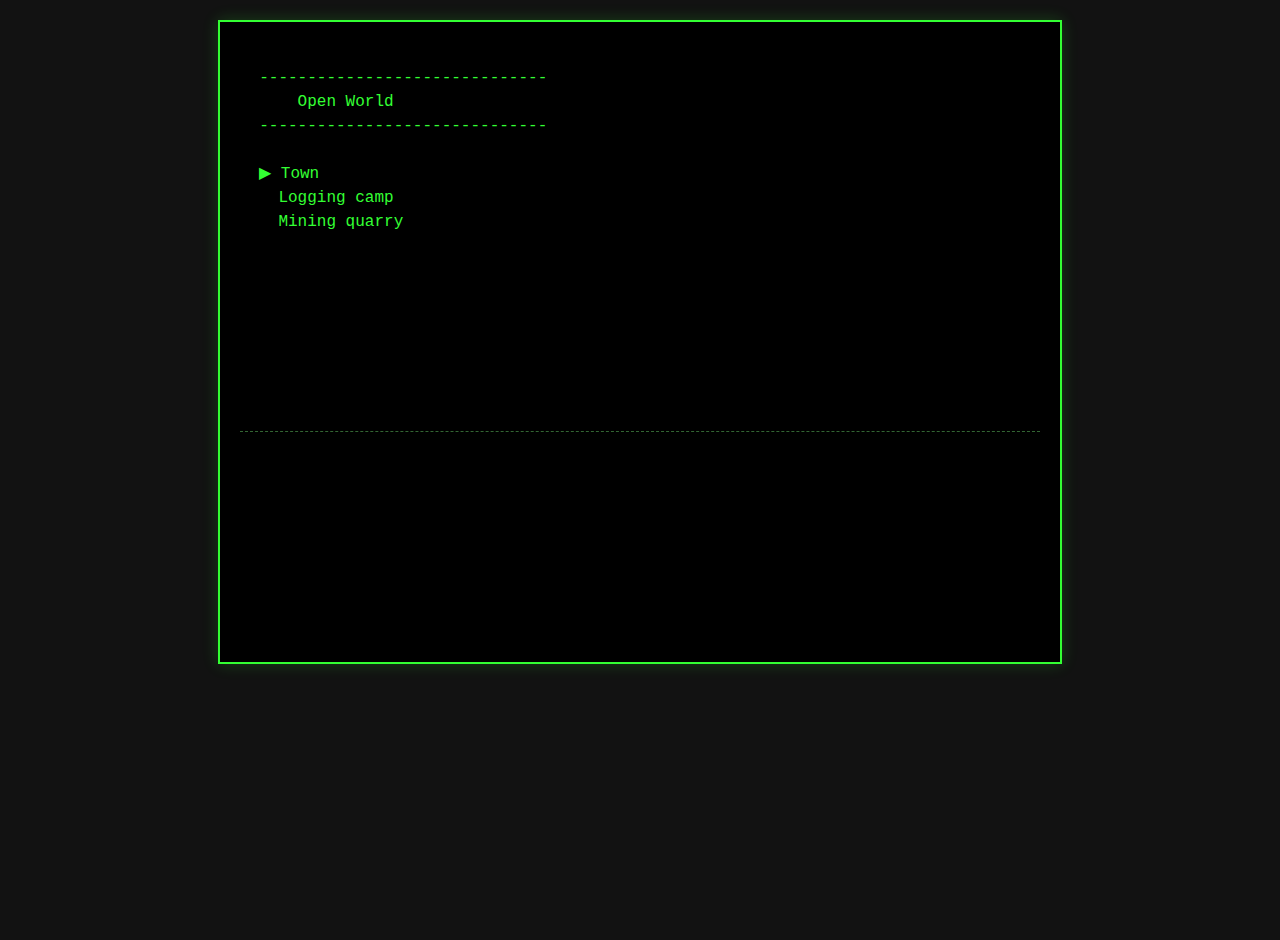
<file: webapp/index_v0.html>
<!DOCTYPE html>
<html lang="en">
<head>
    <meta charset="UTF-8">
    <meta name="viewport" content="width=device-width, initial-scale=1.0">
    <title>Data-Driven Text RPG</title>
    <style>
        body {
            background-color: #121212;
            color: #33ff33;
            font-family: 'Courier New', Courier, monospace;
            margin: 0;
            padding: 20px;
            display: flex;
            justify-content: center;
            height: 100vh;
            overflow: hidden;
        }

        #game-container {
            width: 800px;
            height: 600px;
            border: 2px solid #33ff33;
            background-color: #000;
            padding: 20px;
            display: flex;
            flex-direction: column;
            box-shadow: 0 0 15px rgba(51, 255, 51, 0.2);
        }

        pre {
            margin: 0;
            white-space: pre-wrap; 
            font-size: 16px;
            line-height: 1.5;
        }

        #ui-layer { flex: 1; }

        #log-layer {
            height: 200px;
            border-top: 1px dashed #336633;
            padding-top: 10px;
            margin-top: 20px;
            overflow-y: auto;
            color: #88ff88;
            font-size: 14px;
        }

        #log-layer::-webkit-scrollbar { width: 8px; }
        #log-layer::-webkit-scrollbar-thumb { background: #33ff33; }
        #log-layer::-webkit-scrollbar-track { background: #000; }
    </style>
</head>
<body>

<div id="game-container">
    <div id="ui-layer"><pre id="main-display"></pre></div>
    <div id="log-layer"><pre id="log-display"></pre></div>
</div>

<script>
    // --- 1. CORE DEFINITIONS ---

	class Skills {
        constructor(attack, defense, luck) {
            this.attack = attack;
            this.defense = defense;
            this.luck = luck;
        }
	}

    class Enemy {
        constructor(name, hp, loots, skills) {
            this.name = name;
            this.hp = hp;
            this.loots = loots;
            this.skills = skills;
        }
    }

    // --- 2. THE DATA (MAP) ---

    // Define individual enemies outside the map so we can reference them
    const copperSpider = new Enemy("Copper spider", 10, { "Copper spider legs": 1 }, new Skills(4,2,1));

    /* MAP STRUCTURE 
       Key Format: "role:internal_id:Display Name"
       Roles:
         - scene:   Navigate deeper into this object
         - return:  Go back up one level
         - harvest: Trigger harvest loop (Value is [interval, text, drop_dict])
         - fight:   Trigger fight loop (Value is [interval, text, enemy_dict])
    */
    const worldMap = {
        "scene:open_world:Open World": {
            "scene:town:Town": {
                "return:return:Exit town": {},
            },
            "scene:logging_camp:Logging camp": {
                // Note: I removed the extra curly braces around the array to make valid JS
                "harvest:cut_trees:Cut trees": [1000, "*chop*", { "Oak log": 2, "Branch": 1 }],
                "return:return:Exit logging camp": {},
            },
            "scene:mining_quarry:Mining quarry": {
                "harvest:mine_ores:Mine ores": [1000, "*clank*", { "Copper ore": 9, "Garnet": 1 }],
                "fight:spider:Look for trouble": [1000, "*slash*", { "Copper spider": [1, copperSpider] }],
                "return:return:Exit mining quarry": {},
            },
        },
    };

    // --- 3. UTILITIES ---

    function dictDraw(dct) {
        let norm = 0;
        let entries = [];
        for (let key in dct) {
            let weight = dct[key];
            let item = key;
            if (Array.isArray(weight)) {
                item = weight[1]; 
                weight = weight[0];
            }
            if (weight < 0) return null;
            norm += weight;
            entries.push({ item, weight });
        }
        let r = Math.random() * norm;
        let accWgh = 0;
        for (let entry of entries) {
            accWgh += entry.weight;
            if (r < accWgh) return entry.item;
        }
        return null;
    }

    // --- 4. ENGINE CLASSES ---

    class CharacterMenu {
        constructor() {
            this.name = "Player";
            this.exp = 0;
            this.inventory = {};
            this.active = false; 
            this.hp = 10;
            this.skills = new Skills(4,2,1);
        }

        addItem(item, amount = 1) {
            if (typeof item === 'object' && item.name) item = item.name;
            this.inventory[item] = (this.inventory[item] || 0) + amount;
        }

        getLevel() { return Math.floor(Math.sqrt(0.1 * this.exp)); }

        display() {
            this.active = true;
            let output = `
  ------------------------------
      Character menu
  ------------------------------

    Name: ${this.name}
    Level: ${this.getLevel()} (${this.exp}/${10 * Math.pow(this.getLevel() + 1, 2)})
    HP: ${this.hp}
            \n`;
            output += "    Skills:\n";
            for (let skill in this.skills) output += `      - ${skill}: ${this.skills[skill]}\n`;
            output += "\n";

            if (Object.keys(this.inventory).length > 0) {
                output += "    Inventory:\n";
                for (let item in this.inventory) output += `      - ${item} x ${this.inventory[item]}\n`;
            } else {
                output += "    Inventory is empty.\n";
            }
            output += "\n[Press Enter or C to return]";
            return output;
        }
    }

    // --- 5. MAIN GAME ENGINE ---

    const Game = {
        player: new CharacterMenu(),
        
        // Navigation State
        currentNode: null,   // The object representing the current menu
        currentTitle: "",    // The display name of the current location
        pathStack: [],       // History for "returning"
        cursor: 0,
        
        // Action State
        activeInterval: null,
        currentActionName: "", // To track toggle state (e.g., stopping chopping)

        init: function() {
            // Start inside the Open World wrapper
            // We grab the first key of the map to start
            const startKey = Object.keys(worldMap)[0]; 
            this.enterScene(startKey, worldMap[startKey]);
            this.setupInput();
        },

        // --- PARSING & NAVIGATION ---

        parseKey: function(keyString) {
            const parts = keyString.split(':');
            return {
                role: parts[0],
                id: parts[1],
                name: parts[2] || parts[1] // Fallback if no display name
            };
        },

        enterScene: function(keyString, nodeObj) {
            const info = this.parseKey(keyString);
            
            // Push previous state to stack (if not initial)
            if (this.currentNode) {
                this.pathStack.push({
                    node: this.currentNode,
                    title: this.currentTitle,
                    cursor: this.cursor
                });
            }

            this.currentNode = nodeObj;
            this.currentTitle = info.name;
            this.cursor = 0;
            this.stopAction(); // Stop any actions when changing scenes
            this.render();
        },

        returnScene: function() {
            if (this.pathStack.length === 0) return;
            
            const previous = this.pathStack.pop();
            this.currentNode = previous.node;
            this.currentTitle = previous.title;
            this.cursor = previous.cursor;
            this.stopAction();
            this.render();
        },

        // --- RENDERER ---

        render: function() {
            const display = document.getElementById('main-display');
            
            // If Character Menu is active, show that instead
            if (this.player.active) {
                display.textContent = this.player.display();
                return;
            }

            let output = `
  ------------------------------
      ${this.currentTitle}
  ------------------------------
            \n`;
            
            const options = Object.keys(this.currentNode);
            
            if(options.length === 0) {
                output += "    (Nothing here...)";
            }

            options.forEach((key, index) => {
                const info = this.parseKey(key);
                let line = `    ${info.name}`;
                
                // Add indicator if this action is currently active
                if (this.activeInterval && this.currentActionName === key) {
                     line += " (Press Enter/Esc to stop)";
                }

                if (index === this.cursor) {
                    output += `  ▶ ${line.trim()}\n`;
                } else {
                    output += `    ${line.trim()}\n`;
                }
            });

            display.textContent = output;
        },

        log: function(msg) {
            const logEl = document.getElementById('log-display');
            logEl.textContent = msg + "\n" + logEl.textContent;
            logEl.scrollTop = logEl.scrollHeight;
        },

        // --- ACTIONS ---

        stopAction: function() {
            if (this.activeInterval) {
                clearInterval(this.activeInterval);
                this.activeInterval = null;
                this.currentActionName = "";
                //this.log("[Action Stopped]");
                this.render(); // Re-render to remove (Active) tag
            }
        },

        executeOption: function() {
            const keys = Object.keys(this.currentNode);
            if (keys.length === 0) return;

            const selectedKey = keys[this.cursor];
            const selectedValue = this.currentNode[selectedKey];
            const info = this.parseKey(selectedKey);

            // Toggle Logic: If clicking the same action that is running, stop it.
            if (this.activeInterval && this.currentActionName === selectedKey) {
                this.stopAction();
                return;
            }

            // Logic Switch based on Role
            switch (info.role) {
                case "scene":
                    this.enterScene(selectedKey, selectedValue);
                    break;
                case "return":
                    this.returnScene();
                    break;
                case "harvest":
                    this.stopAction(); // Stop previous action if any
                    //this.log("[Press Enter to stop]");
                    this.currentActionName = selectedKey;
                    // value format: [interval, text, drops]
                    this.startHarvestLoop(selectedValue[0], selectedValue[1], selectedValue[2]);
                    this.render();
                    break;
                case "fight":
                    this.stopAction();
                    //this.log("[Press Enter to stop]");
                    this.currentActionName = selectedKey;
                    // value format: [interval, text, enemies]
                    this.startFightLoop(selectedValue[0], selectedValue[1], selectedValue[2]);
                    this.render();
                    break;
                default:
                    this.log(`Unknown role: ${info.role}`);
            }
        },

        startHarvestLoop: function(interval, notif, itemDict) {
            this.activeInterval = setInterval(() => {
                const item = dictDraw(itemDict);
                if (item) {
                    this.player.addItem(item);
                    this.log(`  ${notif} ${item} + 1`);
                }
            }, interval);
        },

        startFightLoop: function(interval, notif, enemyDict) {
            let enemyTemplate = dictDraw(enemyDict); 
            // Create fresh instance
            let enemy = new Enemy(enemyTemplate.name, enemyTemplate.hp, enemyTemplate.loots, enemyTemplate.skills);
            let turn = 0; // 0 = player, 1 = enemy
            enemy_hp = enemy.hp
            player_hp = this.player.hp
            this.activeInterval = setInterval(() => {
                if (enemy_hp <= 0) {
                    let loot = dictDraw(enemy.loots);
                    this.player.addItem(loot);
                    this.log(`  *${enemy.name} defeated* ${loot} + 1`);
                    this.stopAction();
                    return;
                }
                if (player_hp <= 0) {
                    this.log(`  *${this.player.name} defeated*`);
                    this.log(`  *retreat from the battle*`);
                    this.stopAction();
                    return;
                }
                if (turn === 1) {
                    // Enemy Attacks
                    if (Math.random() < 1-Math.exp(-enemy.skills.luck)) {
                        player_hp -= Math.max(0,enemy.skills.attack-this.player.skills.defense);
                        this.log(` ${this.player.name}[hp:${player_hp}/${this.player.hp}] <-- ${enemy.name}[hp:${enemy_hp}/${enemy.hp}] `);
                    } else {
                        this.log(` ${this.player.name}[hp:${player_hp}/${this.player.hp}] x-- ${enemy.name}[hp:${enemy_hp}/${enemy.hp}] `);
                    }
                    turn = 0;
                } else {
                    // Player Attacks
                    if (Math.random() < 1-Math.exp(-this.player.skills.luck)) {
                        enemy_hp -= Math.max(0,this.player.skills.attack-enemy.skills.defense);
                        this.player.exp += 1;
                        this.log(` ${this.player.name}[hp:${player_hp}/${this.player.hp}] --> ${enemy.name}[hp:${enemy_hp}/${enemy.hp}] `);
                    } else {
                        this.log(` ${this.player.name}[hp:${player_hp}/${this.player.hp}] --x ${enemy.name}[hp:${enemy_hp}/${enemy.hp}] `);
                    }
                    turn = 1;
                }
            }, interval);
        },

        // --- INPUT ---

        setupInput: function() {
            document.addEventListener('keydown', (e) => {
                // Navigation
                if (e.key === "ArrowUp") {
                    if (!this.player.active) {
                        const max = Object.keys(this.currentNode).length;
                        if(max > 0) {
                            this.cursor = (this.cursor - 1 + max) % max;
                            this.render();
                        }
                    }
                } else if (e.key === "ArrowDown") {
                    if (!this.player.active) {
                        const max = Object.keys(this.currentNode).length;
                        if(max > 0) {
                            this.cursor = (this.cursor + 1) % max;
                            this.render();
                        }
                    }
                } 
                // Confirm / Enter
                else if (e.key === "Enter") {
                    if (this.player.active) {
                        this.player.active = false; // Close menu
                        this.render();
                    } else {
                        this.executeOption();
                    }
                } 
                // Character Menu
                else if (e.key.toLowerCase() === "c") {
                    this.player.active = !this.player.active;
                    this.render();
                } 
                // Escape
                else if (e.key === "Escape") {
                    this.stopAction();
                }
            });
        }
    };

    Game.init();

</script>

</body>
</html>
</file>
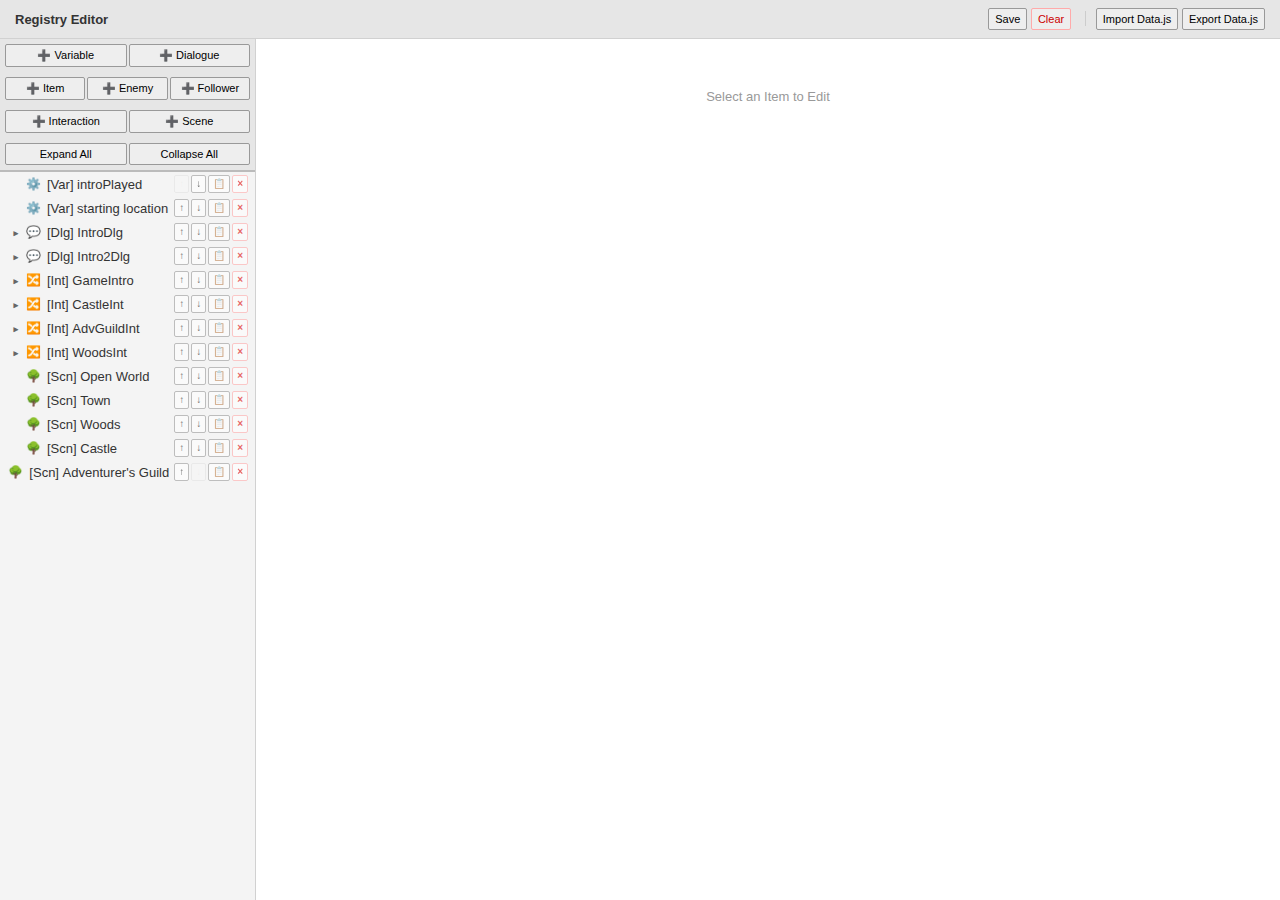
<file: webapp/game-editor/editor.html>
<!DOCTYPE html>
<html lang="en">
<head>
    <meta charset="UTF-8">
    <meta name="viewport" content="width=device-width, initial-scale=1.0">
    <title>Strict Registry Editor + RPG Data</title>
    <style>
        :root {
            --bg-tree: #f4f4f4;
            --bg-main: #ffffff;
            --border: #d1d1d1;
            --primary: #2b5797;
            --text: #333;
            --accent: #eef7ff;
        }

        * { box-sizing: border-box; }
        body, html { height: 100%; margin: 0; font-family: 'Segoe UI', Tahoma, Geneva, Verdana, sans-serif; font-size: 13px; color: var(--text); overflow: hidden; }

        /* Layout */
        .app-shell { display: flex; flex-direction: column; height: 100%; }
        .toolbar { padding: 8px 15px; background: #e6e6e6; border-bottom: 1px solid var(--border); display: flex; justify-content: space-between; align-items: center; }
        .main-view { display: flex; flex: 1; overflow: hidden; }

        /* Tree Pane */
        .tree-pane {
            width: 20%; min-width: 250px; background: var(--bg-tree); 
            border-right: 1px solid var(--border); overflow-y: auto; padding-bottom: 50px;
        }
        .tree-actions {
            position: sticky; top: 0; background: #e6e6e6; z-index: 10;
            padding: 5px; border-bottom: 1px solid #ccc; display: flex; gap: 2px; flex-wrap: wrap;
        }
        .tree-actions2 {
            position: sticky; top: 0; background: #e6e6e6; z-index: 10;
            padding: 5px; display: flex; gap: 2px; flex-wrap: wrap;
        }
        .tree-actions .btn, .tree-actions2 .btn { flex: 1; text-align: center; min-width: 45px; }

        /* Node Styling */
        .node { 
            display: flex; align-items: center; padding: 2px 6px; 
            cursor: default; white-space: nowrap; border: 1px solid transparent; 
            min-height: 24px;
        }
        .node:hover { background: #e0e0e0; }
        .node.selected { background: var(--accent); border-color: #add8e6; }
        
        .node-content { display: flex; align-items: center; flex: 1; overflow: hidden; }
        .node-toggle { width: 18px; text-align: center; color: #666; font-family: monospace; cursor: pointer; }
        .node-icon { width: 16px; height: 16px; margin-right: 6px; display: inline-flex; align-items: center; justify-content: center; font-size: 12px; }
        
        .node-actions { display: flex; gap: 2px; margin-left: 5px; opacity: 0.6; }
        .node:hover .node-actions { opacity: 1; }
        
        .btn-tree {
            border: 1px solid #999; background: #fff; cursor: pointer; border-radius: 2px;
            font-size: 10px; padding: 0 4px; height: 18px; line-height: 16px;
        }
        .btn-tree:hover { background: #eee; }
        .btn-tree:disabled { opacity: 0.2; cursor: default; }
        .btn-add { color: var(--primary); font-weight: bold; border-color: var(--primary); }
        .btn-del { color: #c00; font-weight: bold; border-color: #faa; }

        /* Inspector Pane */
        .inspector-pane { flex: 1; background: var(--bg-main); display: flex; flex-direction: column; overflow: hidden; }
        .insp-header { 
            padding: 12px 20px; background: #fafafa; border-bottom: 1px solid var(--border); 
            font-size: 16px; font-weight: 600; display: flex; align-items: center; gap: 8px; 
        }
        .insp-content { flex: 1; overflow-y: auto; padding: 20px; }

        /* Forms */
        .form-group { display: flex; align-items: center; margin-bottom: 8px; }
        .label { width: 130px; font-weight: 500; color: #555; }
        .input { 
            flex: 1; 
            padding: 5px; 
            border: 1px solid #aaa; 
            border-radius: 2px; 
            min-width: 0; 
        }
        .input:focus { border-color: var(--primary); outline: none; }
        select.input { background: #fff; }

        /* Visual Blocks */
        .block-list { border: 1px solid #ddd; margin-top: 5px; border-radius: 3px; }
        .block-head { background: #f0f0f0; padding: 5px 10px; border-bottom: 1px solid #ddd; display: flex; justify-content: space-between; font-weight: bold; color: #666; }
        .block-row { padding: 10px 85px 10px 10px; border-bottom: 1px solid #eee; position: relative; background: #fff; }
        .block-row:last-child { border-bottom: none; }
        .block-row:nth-child(even) { background: #fdfdfd; }

        .nested-list { margin-top: 10px; border-left: 3px solid #ddd; margin-left: 5px; }

        .skills-grid {
            display: grid;
            grid-template-columns: 1fr 1fr;
            gap: 5px 15px;
            background: #f9f9f9;
            padding: 10px;
            border: 1px solid #eee;
            border-radius: 4px;
            margin-bottom: 10px;
        }

        /* Buttons */
        .btn { padding: 4px 6px; border: 1px solid #999; background: #eee; cursor: pointer; border-radius: 2px; font-size: 11px; }
        .btn:hover { background: #ddd; }
        .btn-primary { background: var(--primary); color: white; border: 1px solid #204275; }
        .btn-primary:hover { opacity: 0.9; }
        
        .nav-link { color: var(--primary); text-decoration: underline; cursor: pointer; }

        /* Context Menu */
        #ctx { position: fixed; display: none; background: #fff; border: 1px solid #999; box-shadow: 2px 2px 10px rgba(0,0,0,0.1); z-index: 1000; min-width: 150px; }
        .ctx-item { padding: 8px 12px; cursor: pointer; }
        .ctx-item:hover { background: #eee; }

        /* Controls */
        .row-controls {
            position: absolute; top: 8px; width: 75px; right: 5px; display: flex; gap: 2px;
            background: rgba(255,255,255,0.8); border-radius: 4px;
        }
        .btn-mini { 
            padding: 2px 6px; font-size: 12px; cursor: pointer; 
            border: 1px solid #ccc; background: #fff; border-radius: 2px; line-height: 1;
        }
        .btn-mini:hover { background: #eee; }
        .btn-del { color: #d00; border-color: #faa; font-weight: bold; }
        .node.separator {
            background: #e8e8e8;
            border-top: 1px solid #ccc;
            border-bottom: 1px solid #ccc;
            height: 28px;
            margin: 2px 0;
        }
        .node.separator .node-content {
            justify-content: center;
            font-weight: bold;
            color: #555;
            font-style: italic;
        }
        .node.separator .node-icon, 
        .node.separator .node-toggle { display: none; }
    </style>
</head>
<body>

<div class="app-shell">
    <div class="toolbar">
        <strong>Registry Editor</strong>
        <div>
            <button class="btn" onclick="saveLocal()" title="Ctrl+S">Save</button>
            <button class="btn" style="color:#c00; border-color:#faa" onclick="clearLocal()">Clear</button>
            <span style="margin: 0 10px; border-left: 1px solid #ccc"></span>
            <input type="file" id="importFile" style="display:none" onchange="importJS(this)">
            <button class="btn" onclick="document.getElementById('importFile').click()">Import Data.js</button>
            <button class="btn" onclick="exportJS()">Export Data.js</button>
        </div>
    </div>
    <div class="main-view">
        <div class="tree-pane" id="treeRoot"></div>
        <div class="inspector-pane" id="inspectorRoot">
            <div style="padding:50px; text-align:center; color:#999">Select an Item to Edit</div>
        </div>
    </div>
</div>

<div id="ctx"></div>

<script>
    // ==========================================
    // 1. DATA TEMPLATES
    // ==========================================
    
    const T = {
        // Base Nodes
        variable: () => ({ name: "NewVar", value: "0" }),
        dialogue: () => ({ name: "NewScene", background: "", speakers: [], data: [] }),
        interaction: () => ({ name: "NewInteraction", condition: [], data: [] }),
        weighted_enemy: () => ({ weight: 1.0, enemy: "null" }),
        dungeon_step: () => ({ delay: 0, text: "", is_interaction: false, interaction_id: "null", contents: [] }),
        dungeon_event: () => ({ type: "enemy", weight: 1.0, enemy: "null", interaction_id: "null" }),
        
        // New Nodes
        skills: () => ({ strength:0, defense:0, vitality:0, agility:0, mining:0, woodcutting:0, smithing:0 }),
        
        item: () => ({ 
            name: "NewItem", is_weapon: false, is_armor_body: false, is_armor_leggings: false, 
            bonus_hp: 0, bonus_skills: T.skills(), scaling: "strength" 
        }),

        enemy: () => ({ 
            name: "NewEnemy", hp: 100, maxHp: 100, loots: [], skills: T.skills() 
        }),

        follower: () => ({ 
            name: "NewFollower", hp: 100, maxHp: 100, skills: T.skills(), interaction_id: "null" 
        }),

        // Sub-Structures
        speaker: () => ({ name: "Speaker", sprite: "", position: "" }),
        entry_dialogue: () => ({ type: "dialogue", speaker: "", text: "", effect: [], options: [] }),
        effect: () => ({ subject: "Scene", effect: "fade in", params: "" }),
        option: () => ({ text: "", value: "" }),
        
        entry_condition: () => ({ type: "var", var: "null", op: "==", value: "0", item: "", amount: 0, name: "", in_party: false }),
        
        entry_interaction: () => ({ 
            log_only: "", 
            dialogue: "null", 
            binding: "null", 
            on_finish: { check_var: "null", switch_case: [], actions: [] } 
        }),
        
        switch_case: () => ({ value: "0", result: { dialogue: "null", actions: [] } }),
        
        action: () => ({ 
            type: "log", 
            item: "", amount: 0, 
            key: "null", value: "", 
            text: "", id: "null", target: "", 
            enemy: [], 
            sequence: [], 
            delay: 0,
            binding: "null", next: "null"
        }),

        loot: () => ({ item: "null", chance: 0.5 }),

        separator: () => ({ type: "separator", name: "━━━ SEPARATOR ━━━" }),

        scene: () => ({
            type: "scene", 
            name: "NewScene",
            text: "Scene Text",
            background: "",
            parent: "top",
            interaction_only: false,
            no_return: false, // <--- ADD THIS LINE
            
            interactions: [], 
            conditions: [],
            
            // Dynamic Fields
            delay: 0,
            action_text: "",
            craft_inputs: [],
            craft_outputs: [],
            harvest_items: [],
            exp_rewards: [],
            enemy_list: [], // Uses weighted_enemy
            dungeon_sequence: [] // Uses dungeon_step
        }),

        // NEW: Sub-structures for Scene
        item_amount: () => ({ item: "null", amount: 1 }),
        exp_reward: () => ({ skill: "strength", amount: 10 }),
        interaction_ref: () => ({ id: "null" }), // Wrapper for interaction list
    };

    // Initial Data
    // ==========================================
    // INITIAL DATA SETUP
    // ==========================================

    let registry = [
        // --- VARIABLES ---
        { ...T.variable(), name: "introPlayed", value: "false" },
        { ...T.variable(), name: "starting location", value: "unknown" },

        // --- DIALOGUES ---
        {
            ...T.dialogue(),
            name: "IntroDlg",
            background: "heaven_clouds.png",
            speakers: [{ name: "Goddess", sprite: "goddess.png", position: "(50%,0%)" }],
            data: [
                { type: "dialogue", speaker: "Goddess", text: "Dear Hero, yesterday, you died in a car accident in your world.", effect: [{ subject: "Goddess", effect: "fade in", params: "" }], options: [] },
                { type: "dialogue", speaker: "You", text: "Huh? Is this another one of those Isekai bullshit that was popular a decade ago?", effect: [{ subject: "Scene", effect: "shake", params: "" }], options: [] },
                { type: "dialogue", speaker: "Goddess", text: "Yes, yes. Calm down.", effect: [{ subject: "Goddess", effect: "move", params: "(80%,0%)" }], options: [] },
                { type: "dialogue", speaker: "Goddess", text: "I will let you choose where to start your life in another world.", effect: [{ subject: "Goddess", effect: "move", params: "(20%,0%)" }], options: [] },
                { type: "dialogue", speaker: "You", text: "Really? Can I get my cheat power too?", effect: [{ subject: "Goddess", effect: "move", params: "(50%,0%)" }], options: [] },
                { type: "dialogue", speaker: "Goddess", text: "Don't be greedy!", effect: [{ subject: "Scene", effect: "shake", params: "" }, { subject: "Goddess", effect: "shake", params: "" }], options: [] },
                { type: "dialogue", speaker: "Goddess", text: "Now choose!", effect: [], options: [] },
                {
                    type: "question", speaker: "Goddess", text: "Now choose!", effect: [],
                    options: [
                        { text: "I want to be the brave hero.", value: "castle" },
                        { text: "I want to be dropped in the town.", value: "in town" },
                        { text: "I want to be an adventurer.", value: "adventurer" },
                        { text: "Drop me wherever.", value: "woods" }
                    ]
                }
            ]
        },
        {
            ...T.dialogue(),
            name: "Intro2Dlg",
            background: "heaven_clouds.png",
            speakers: [{ name: "Goddess", sprite: "goddess.png", position: "(50%,0%)" }],
            data: [
                { type: "dialogue", speaker: "Goddess", text: "Alright, I will send you down to another world.", effect: [{ subject: "Goddess", effect: "show", params: "" }], options: [] },
                { type: "dialogue", speaker: "Goddess", text: "Have fun there, my hero. And don't cause any trouble.", effect: [{ subject: "Goddess", effect: "fade out", params: "" }], options: [] }
            ]
        },

        // --- INTERACTIONS ---
        {
            ...T.interaction(),
            name: "GameIntro",
            condition: [{ type: "var", var: "introPlayed", op: "==", value: "false" }],
            data: [{
                log_only: "",
                dialogue: "IntroDlg",
                binding: "starting location",
                on_finish: {
                    check_var: "starting location",
                    actions: [],
                    switch_case: [
                        {
                            value: "castle",
                            result: {
                                dialogue: "Intro2Dlg",
                                actions: [
                                    { type: "set_state", key: "introPlayed", value: "true" },
                                    { type: "goto", target: "Castle" }
                                ]
                            }
                        },
                        {
                            value: "in town",
                            result: {
                                dialogue: "Intro2Dlg",
                                actions: [
                                    { type: "set_state", key: "introPlayed", value: "true" },
                                    { type: "goto", target: "Town" }
                                ]
                            }
                        },
                        {
                            value: "adventurer",
                            result: {
                                dialogue: "Intro2Dlg",
                                actions: [
                                    { type: "set_state", key: "introPlayed", value: "true" },
                                    { type: "goto", target: "Adventurer's Guild" }
                                ]
                            }
                        },
                        {
                            value: "woods",
                            result: {
                                dialogue: "Intro2Dlg",
                                actions: [
                                    { type: "set_state", key: "introPlayed", value: "true" },
                                    { type: "goto", target: "Woods" }
                                ]
                            }
                        }
                    ]
                }
            }]
        },
        { ...T.interaction(), name: "CastleInt", data: [{ log_only: "Guard: Begone, pleb!", dialogue: "null", binding: "null", on_finish: { check_var: "null", switch_case: [], actions: [] } }] },
        { ...T.interaction(), name: "AdvGuildInt" },
        { ...T.interaction(), name: "WoodsInt" },

        // --- SCENES (MAPS) ---
        { ...T.scene(), name: "Open World", text: "Open World", interactions: [{ id: "GameIntro" }] },
        { ...T.scene(), name: "Town", text: "Town", parent: "Open World" },
        { ...T.scene(), name: "Woods", text: "Woods", parent: "Open World", interactions: [{ id: "WoodsInt" }] },
        { ...T.scene(), name: "Castle", text: "Castle", parent: "Town", interactions: [{ id: "CastleInt" }] },
        { ...T.scene(), name: "Adventurer's Guild", text: "Adventurer's Guild", parent: "Town", interactions: [{ id: "AdvGuildInt" }] }
    ];

    // ==========================================
    // AUTO-LOAD CACHE
    // ==========================================
    const CACHE_KEY = 'rpg_editor_cache';
    const cachedData = localStorage.getItem(CACHE_KEY);
    if(cachedData) {
        try {
            registry = JSON.parse(cachedData);
            console.log("Registry loaded from local cache.");
        } catch(e) {
            console.error("Failed to load cache", e);
        }
    }
    
    let collapsedPaths = new Set(); 
    let selectedPath = null; 
    let inspectorStack = []; 

    // ==========================================
    // 2. HELPERS
    // ==========================================

    const get = (path) => {
        let r = registry;
        if(path[0] === 'root') return r;
        for(let k of path) r = r[k];
        return r;
    }

    const getType = (d) => {
        if(d.type === 'separator') return 'separator';
        if(d.parent !== undefined) return 'scene'; // NEW
        if(d.is_weapon !== undefined) return 'item';
        if(d.loots !== undefined) return 'enemy';
        if(d.interaction_id !== undefined) return 'follower';
        if(d.speakers !== undefined) return 'dialogue';
        if(d.condition !== undefined) return 'interaction';
        if(d.value !== undefined && d.name !== undefined) return 'variable';
        return 'unknown';
    }

    const getDropdown = (type) => {
        let list = ["null"]; 
        registry.forEach(i => {
            if(type === 'var' && i.value !== undefined && i.name) list.push(i.name);
            if(type === 'dialogue' && i.speakers) list.push(i.name);
            if(type === 'interaction' && i.condition) list.push(i.name);
            if(type === 'item' && i.is_weapon !== undefined) list.push(i.name);
            if(type === 'enemy' && i.loots !== undefined) list.push(i.name);
            if(type === 'follower' && i.interaction_id !== undefined) list.push(i.name);
            if(type === 'scene' && i.parent !== undefined) list.push(i.name);
        });
        return list;
    }

    window.moveItem = (btn, idx, direction) => {
        pushState();
        let row = btn.closest('.block-row');
        let arr = row.arr;
        let targetIdx = idx + direction;
        if (targetIdx >= 0 && targetIdx < arr.length) {
            let temp = arr[idx];
            arr[idx] = arr[targetIdx];
            arr[targetIdx] = temp;
            refresh(); 
        }
    }

    window.addRootItem = (type) => {
        pushState();
        const newItem = T[type]();
        let targetIndex = registry.length; // Default: Add to very end

        if (selectedPath) {
            // Get the root index regardless of how deep we are
            // Example: "5,data,2" -> split gets ["5", "data", "2"] -> returns 5
            const rootIndex = parseInt(selectedPath.split(',')[0]);
            
            if (!isNaN(rootIndex)) {
                targetIndex = rootIndex + 1;
            }
        }

        // Insert at the calculated position
        registry.splice(targetIndex, 0, newItem);
        
        // Select the new item
        selectedPath = targetIndex.toString();
        
        refresh();
        
        // Optional: Scroll the new item into view
        setTimeout(() => {
            const rootNodes = document.querySelectorAll('#treeRoot > .node');
            if(rootNodes[targetIndex]) {
                rootNodes[targetIndex].scrollIntoView({ block: "center" });
            }
        }, 50);
    }

    // ==========================================
    // 3. TREE ENGINE
    // ==========================================

    function renderTree() {
        const root = document.getElementById('treeRoot');
        root.innerHTML = '';
        
        // Toolbar 1: Variables & Dialogues (0px)
        let toolbar1 = document.createElement('div');
        toolbar1.className = 'tree-actions2';
        toolbar1.style.top = "0px"; 
        toolbar1.innerHTML = `
            <button class="btn" onclick="addRootItem('variable')">➕ Variable</button>
            <button class="btn" onclick="addRootItem('dialogue')">➕ Dialogue</button>
        `;
        root.appendChild(toolbar1);

        // Toolbar 2: Items, Enemies, Followers (33px)
        let toolbar2 = document.createElement('div');
        toolbar2.className = 'tree-actions2';
        toolbar2.style.top = "33px"; 
        toolbar2.innerHTML = `
            <button class="btn" onclick="addRootItem('item')">➕ Item</button>
            <button class="btn" onclick="addRootItem('enemy')">➕ Enemy</button>
            <button class="btn" onclick="addRootItem('follower')">➕ Follower</button>
        `;
        root.appendChild(toolbar2);

        // Toolbar 3: Interactions & Scenes (66px)
        let toolbar3 = document.createElement('div');
        toolbar3.className = 'tree-actions2'; // Changed to tree-actions2 for consistent sizing
        toolbar3.style.top = "66px"; 
        toolbar3.innerHTML = `
            <button class="btn" onclick="addRootItem('interaction')">➕ Interaction</button>
            <button class="btn" onclick="addRootItem('scene')">➕ Scene</button>
        `;
        root.appendChild(toolbar3);

        // Toolbar 4: Expand/Collapse (99px)
        let toolbar4 = document.createElement('div');
        toolbar4.className = 'tree-actions';
        toolbar4.style.top = "99px"; 
        toolbar4.style.borderBottom = "2px solid #bbb"; // Visual separation
        toolbar4.innerHTML = `
            <button class="btn" onclick="expandAll()">Expand All</button>
            <button class="btn" onclick="collapseAll()">Collapse All</button>
        `;
        root.appendChild(toolbar4);

        registry.forEach((item, idx) => {
            let type = getType(item);
            let path = [idx];
            
            let isLeaf = ['variable', 'item', 'follower', 'separator', 'scene'].includes(type);

            root.appendChild(mkNode(
                item.name || `[${idx}]`, type, path, !isLeaf, idx, registry.length
            ));
            
            if(!collapsedPaths.has(path.join(',')) && !isLeaf) {
                let cont = document.createElement('div');
                cont.style.paddingLeft = '20px';
                
                if(type === 'dialogue') {
                    renderVirtualArray(cont, "Speakers", [...path, 'speakers'], item.speakers, 'speaker');
                    renderVirtualArray(cont, "Dialogue", [...path, 'data'], item.data, 'entry_dialogue');
                }
                if(type === 'interaction') {
                    renderVirtualArray(cont, "Conditions", [...path, 'condition'], item.condition, 'entry_condition');
                    renderVirtualArray(cont, "Interaction Sequence", [...path, 'data'], item.data, 'entry_interaction');
                }
                if(type === 'enemy') {
                     renderVirtualArray(cont, "Loots", [...path, 'loots'], item.loots, 'loot');
                }
                root.appendChild(cont);
            }
        });

        root.oncontextmenu = (e) => {
            if(e.target === root) showCtx(e, 'root', []);
        };
    }

    window.expandAll = () => {
        collapsedPaths.clear(); // Empty set = everything expanded
        renderTree();
    };

    window.collapseAll = () => {
        // To collapse everything, we must add every expandable path to the set
        registry.forEach((item, idx) => {
            let type = getType(item);
            let path = String(idx);
            
            // 1. Collapse Root Node if it has children
            if(!['variable', 'item', 'follower', 'separator', 'scene'].includes(type)) {
                collapsedPaths.add(path);

                // 2. Collapse Inner Virtual Folders
                if(type === 'dialogue') {
                    collapsedPaths.add(path + ",speakers");
                    collapsedPaths.add(path + ",data");
                }
                else if(type === 'interaction') {
                    collapsedPaths.add(path + ",condition");
                    collapsedPaths.add(path + ",data");
                }
                else if(type === 'enemy') {
                    collapsedPaths.add(path + ",loots");
                }
            }
        });
        renderTree();
    };
    window.collapseAll();

    function renderVirtualArray(parent, label, path, arr, childType) {
        let pathStr = path.join(',');
        let isCollapsed = collapsedPaths.has(pathStr);
        
        let div = document.createElement('div');
        let head = document.createElement('div');
        head.className = `node ${selectedPath === pathStr ? 'selected' : ''}`;
        
        let addBtn = `<div class="node-actions">
                        <button class="btn-tree btn-add" title="Add Item" onclick="event.stopPropagation(); ctxAct('${childType}', '${pathStr}')">+</button>
                      </div>`;
        
        icon = "📂";
        if(label==="Speakers"){
            icon="🗣️";
        }else if(label==="Dialogue"){
            icon="🎬";
        }else if(label==="Conditions"){
            icon="☑️";
        }else if(label==="Interaction Sequence"){
            icon="🔹";
        }

        head.innerHTML = `
            <div class="node-content">
                <span class="node-toggle">${arr.length ? (isCollapsed?'▸':'▾'):' '}</span>
                <span class="node-icon">${icon}</span>
                <span>${label} [${label==="Conditions"&&arr.length==0?"default":arr.length}]</span>
            </div>
            ${addBtn}
        `;
        
        head.onclick = () => selectPath(path);
        head.oncontextmenu = (e) => showCtx(e, 'folder', path, childType);
        
        head.querySelector('.node-toggle').onclick = (e) => {
            e.stopPropagation();
            if(isCollapsed) collapsedPaths.delete(pathStr); else collapsedPaths.add(pathStr);
            renderTree();
        };

        div.appendChild(head);
        
        if(!isCollapsed) {
            let list = document.createElement('div');
            list.style.paddingLeft = '20px';
            arr.forEach((item, i) => {
                let lbl = `[${i}]`;
                if(childType === 'speaker') lbl = item.name;
                if(childType === 'entry_dialogue') lbl = (item.text || "").substring(0,15);
                if(childType === 'loot') lbl = `${item.item} (${item.chance})`;
                if(childType === 'entry_interaction') lbl = item.log_only ? `Log` : `Dial: ${item.dialogue}`;
                
                if(childType === 'entry_condition') {
                    if(item.type === 'item') {
                        lbl = `${item.item || '?'} ${item.op} ${item.amount}`;
                    } else if(item.type === 'var') {
                        lbl = `${item.var || '?'} ${item.op} ${item.value}`;
                    } else if(item.type === 'follower') {
                        lbl = `${item.name || '?'} ${item.in_party ? 'In Party' : 'Not In Party'}`;
                    }
                }
                
                list.appendChild(mkNode(lbl, 'list_item', [...path, i], false, i, arr.length));
            });
            div.appendChild(list);
        }
        parent.appendChild(div);
    }

    function mkNode(label, type, path, hasChildren, index, totalLength) {
        let d = document.createElement('div');
        let pathStr = path.join(',');
        let isCollapsed = collapsedPaths.has(pathStr);
        
        // Default Icon
        let icon = '📄'; 
        let typetxt = '';

        // Root Node Types
        if(type==='variable'){ icon='⚙️'; typetxt='Var'}
        if(type==='dialogue'){ icon='💬'; typetxt='Dlg'}
        if(type==='interaction'){ icon='🔀'; typetxt='Int'}
        if(type==='item'){ icon='🎁'; typetxt='Itm'} // Inventory Item
        if(type==='enemy'){ icon='🥷'; typetxt='Enm'}
        if(type==='follower'){ icon='🧝‍♂️'; typetxt='Fol'}
        if(type==='scene'){ icon='🌳'; typetxt='Scn'}

        // CHANGED: Specific style for children in lists (Virtual Array Items)
        if(type==='list_item'){ icon='▪'; typetxt=''} 

        // Apply formatting
        typetxt = (typetxt!=='') ? `[${typetxt}]&nbsp;` : '';

        d.className = `node ${selectedPath === pathStr ? 'selected' : ''}`;
        if(type === 'separator') d.className += ' separator';

        let upDisabled = index === 0 ? 'disabled' : '';
        let downDisabled = index === totalLength - 1 ? 'disabled' : '';
        
        let controls = `
            <div class="node-actions">
                <button class="btn-tree" ${upDisabled} onclick="event.stopPropagation(); moveTreeItemByPath('${pathStr}', -1)">↑</button>
                <button class="btn-tree" ${downDisabled} onclick="event.stopPropagation(); moveTreeItemByPath('${pathStr}', 1)">↓</button>
                <button class="btn-tree" onclick="event.stopPropagation(); duplicateTreeItemByPath('${pathStr}')" title="Duplicate">📋</button>
                <button class="btn-tree btn-del" onclick="event.stopPropagation(); deleteTreeItemByPath('${pathStr}')">×</button>
            </div>
        `;

        d.innerHTML = `
            <div class="node-content">
                <span class="node-toggle">${hasChildren ? (isCollapsed?'▸':'▾'):''}</span>
                <span class="node-icon">${icon}</span>
                <span>${typetxt}</span><span>${label}</span>
            </div>
            ${controls}
        `;
        
        d.onclick = (e) => { e.stopPropagation(); selectPath(path); };
        d.oncontextmenu = (e) => showCtx(e, type, path);
        
        if(hasChildren) {
            d.querySelector('.node-toggle').onclick = (e) => {
                e.stopPropagation();
                if(isCollapsed) collapsedPaths.delete(pathStr); else collapsedPaths.add(pathStr);
                renderTree();
            };
        }
        return d;
    }

    // ==========================================
    // 4. INSPECTOR ENGINE
    // ==========================================

    function selectPath(path) {
        selectedPath = path.join(',');
        inspectorStack = []; 
        renderTree();
        renderInspector();
    }

    function renderInspector() {
        const root = document.getElementById('inspectorRoot');
        root.innerHTML = '';
        
        let data, title;
        if(inspectorStack.length > 0) {
            let state = inspectorStack[inspectorStack.length-1];
            data = state.data;
            title = state.title;
        } else if (selectedPath) {
            data = get(selectedPath.split(','));
            let t = getType(data);
            title = t === 'unknown' ? 'Editor' : t.toUpperCase();
        }

        if(!data) {
            root.innerHTML = `<div style="padding:50px; text-align:center; color:#999">Select an item</div>`;
            return;
        }

        let head = document.createElement('div');
        head.className = 'insp-header';
        if(inspectorStack.length > 0) {
            head.innerHTML = `<span class="nav-link" onclick="popInspector()">Back</span> <span>&rsaquo;</span> <span>${title}</span>`;
        } else {
            head.innerText = title;
        }
        root.appendChild(head);

        let content = document.createElement('div');
        content.className = 'insp-content';
        renderFields(content, data);
        root.appendChild(content);
    }

    function renderSkills(p, skillObj) {
        if(!skillObj) return;
        let c = document.createElement('div');
        c.innerHTML = '<div class="label" style="font-weight:bold; margin-bottom:5px">Skills Stats</div>';
        
        let grid = document.createElement('div');
        grid.className = 'skills-grid';

        ['strength','defense','vitality','agility','mining','woodcutting','smithing'].forEach(k => {
             let div = document.createElement('div');
             div.innerHTML = `<span style="font-size:10px; text-transform:uppercase; color:#888">${k}</span>`;
             let i = document.createElement('input');
             i.className = 'input'; i.type='number'; i.style.width='100%'; i.value = skillObj[k];
             // Direct object mutation since skillObj is a reference
             i.onchange = (e) => { skillObj[k] = parseFloat(e.target.value); };
             div.appendChild(i);
             grid.appendChild(div);
        });
        c.appendChild(grid);
        p.appendChild(c);
    }

    function renderFields(p, d) {
        // --- SEPARATOR ---
        if(d.type === 'separator') {
             inp(p, "Display Text", d.name, v=>d.name=v);
             return;
        }

        // --- SCENE NODE ---
        if(d.parent !== undefined) {
            
            // 1. Type Selector
            sel(p, "Type", ["scene","fight","dungeon","craft","harvest","return"], d.type, v=>{d.type=v; refresh()});
            
            // 2. Early Exit for 'return'
            if(d.type === 'return') return;

            // 3. Common Fields
            inp(p, "Name", d.name, v=>d.name=v);
            inp(p, "Text", d.text, v=>d.text=v);
            inp(p, "Background", d.background, v=>d.background=v);
            
            // LOOP PREVENTION LOGIC
            // Helper to find all descendants of the current node
            const getDescendants = (rootName) => {
                let desc = new Set();
                let stack = [rootName];
                while(stack.length > 0) {
                    let curr = stack.pop();
                    registry.forEach(r => {
                        // If this item claims 'curr' as parent, it is a child
                        if(r.parent !== undefined && r.parent === curr) {
                            if(!desc.has(r.name)) {
                                desc.add(r.name);
                                stack.push(r.name);
                            }
                        }
                    });
                }
                return desc;
            };

            let invalidParents = getDescendants(d.name);
            invalidParents.add(d.name); // Add self
            
            // Filter: Allow "top", exclude null, exclude self, exclude all descendants
            let parents = ["top", ...getDropdown('scene').filter(n => n !== 'null' && !invalidParents.has(n))]; 
            sel(p, "Parent", parents, d.parent, v=>d.parent=v);
            
            let chk = document.createElement('div'); chk.className='form-group';
            chk.innerHTML = `<span class="label">Interaction Only</span><input type="checkbox" ${d.interaction_only?'checked':''} onchange="d.interaction_only=this.checked">`;
            p.appendChild(chk);

            let chk2 = document.createElement('div'); chk2.className='form-group';
            chk2.innerHTML = `<span class="label">No Return</span><input type="checkbox" ${d.no_return?'checked':''} onchange="d.no_return=this.checked">`;
            p.appendChild(chk2);
            
            // 4. Interaction Lists
            
            // Interactions
            renderList(p, "Interaction Script", d.interactions, T.interaction_ref, (ref) => {
                return `<div class="form-group" style="margin-bottom:0"><select class="input" onchange="updateObj(this, 'id')">${renderOpts(getDropdown('interaction'), ref.id)}</select></div>`;
            });

            // Conditions (CHANGED: Now renders as a list of Interactions)
            renderList(p, "Appearing Conditions", d.conditions, T.interaction_ref, (ref) => {
                return `<div class="form-group" style="margin-bottom:0"><select class="input" onchange="updateObj(this, 'id')">${renderOpts(getDropdown('interaction'), ref.id)}</select></div>`;
            });

            p.appendChild(document.createElement('hr'));

            // 5. Conditional Fields
            
            const renderItemList = (title, arr) => {
                renderList(p, title, arr, T.item_amount, (ia) => `
                    <div style="display:flex; gap:5px">
                        <select class="input" style="flex:2" onchange="updateObj(this,'item')">${renderOpts(getDropdown('item'), ia.item)}</select>
                        <input class="input" type="number" style="flex:1" value="${ia.amount}" placeholder="#" onchange="updateObj(this,'amount')">
                    </div>
                `);
            };

            const renderExpList = (arr) => {
                renderList(p, "Exp Rewards", arr, T.exp_reward, (er) => `
                    <div style="display:flex; gap:5px">
                        <select class="input" style="flex:2" onchange="updateObj(this,'skill')">${renderOpts(["strength","defense","vitality","agility","mining","woodcutting","smithing"], er.skill)}</select>
                        <input class="input" type="number" style="flex:1" value="${er.amount}" placeholder="#" onchange="updateObj(this,'amount')">
                    </div>
                `);
            };

            if(d.type === 'craft') {
                inp(p, "Delay", d.delay, v=>d.delay=v, "number");
                inp(p, "Action Txt", d.action_text, v=>d.action_text=v);
                renderItemList("Inputs", d.craft_inputs);
                renderItemList("Outputs", d.craft_outputs);
                renderExpList(d.exp_rewards);
            }

            if(d.type === 'harvest') {
                inp(p, "Delay", d.delay, v=>d.delay=v, "number");
                inp(p, "Action Txt", d.action_text, v=>d.action_text=v);
                renderItemList("Harvest Items", d.harvest_items);
                renderExpList(d.exp_rewards);
            }

            if(d.type === 'fight') {
                inp(p, "Delay", d.delay, v=>d.delay=v, "number");
                inp(p, "Action Txt", d.action_text, v=>d.action_text=v);
                renderList(p, "Enemy List", d.enemy_list, T.weighted_enemy, (we) => `
                    <div style="display:flex; gap:5px">
                        <input class="input" type="number" step="0.1" style="flex:1" value="${we.weight}" placeholder="Wgt" onchange="updateObj(this, 'weight')">
                        <select class="input" style="flex:3" onchange="updateObj(this, 'enemy')">${renderOpts(getDropdown('enemy'), we.enemy)}</select>
                    </div>
                `);
            }

            if(d.type === 'dungeon') {
                renderList(p, "Battle Sequence", d.dungeon_sequence, T.dungeon_step, (step, stepDiv) => {
                    // 1. Basic Fields + Interaction Toggle
                    stepDiv.innerHTML = `
                        <div class="form-group"><span class="label">Delay (ms)</span><input class="input" type="number" value="${step.delay}" onchange="updateObj(this,'delay')"></div>
                        <div class="form-group"><span class="label">Notification</span><input class="input" value="${step.text}" onchange="updateObj(this,'text')"></div>
                        <div class="form-group" style="background:#eef7ff; padding:5px; border-radius:3px;">
                            <span class="label">Is Interaction?</span>
                            <input type="checkbox" ${step.is_interaction ? 'checked' : ''} onchange="pushState(); this.closest('.block-row').ref.is_interaction = this.checked; refresh()">
                        </div>
                    `;

                    // 2. Logic Branch: Interaction vs Enemy List
                    if (step.is_interaction) {
                        // --- INTERACTION MODE ---
                        let intDiv = document.createElement('div');
                        intDiv.className = 'form-group';
                        intDiv.innerHTML = `
                            <span class="label">Interaction</span>
                            <select class="input" onchange="updateObj(this, 'interaction_id')">
                                ${renderOpts(getDropdown('interaction'), step.interaction_id)}
                            </select>
                        `;
                        stepDiv.appendChild(intDiv);
                    } else {
                        // --- ENEMY MODE (Standard) ---
                        if(!step.contents && step.enemies) { step.contents = step.enemies; delete step.enemies; }
                        if(!step.contents) step.contents = [];

                        let contentBox = document.createElement('div');
                        contentBox.className = 'nested-list'; 
                        contentBox.style.marginTop = "5px";
                        stepDiv.appendChild(contentBox);

                        renderList(contentBox, "Enemies", step.contents, T.dungeon_event, (evt) => {
                            evt.type = 'enemy'; // Enforce type
                            return `
                                <div style="display:flex; gap:5px">
                                    <input class="input" type="number" step="0.1" style="flex:1" value="${evt.weight}" placeholder="Wgt" title="Weight" onchange="updateObj(this, 'weight')">
                                    <select class="input" style="flex:3" onchange="updateObj(this, 'enemy')">
                                        ${renderOpts(getDropdown('enemy'), evt.enemy)}
                                    </select>
                                </div>`;
                        });
                    }
                });
            }
            return; 
        }

        // --- ITEM ---
        if(d.is_weapon !== undefined) { 
            inp(p, "Name", d.name, v=>d.name=v);
            sel(p, "Scaling", ["strength","dexterity","intelligence"], d.scaling, v=>d.scaling=v);
            
            let flags = document.createElement('div'); flags.className='form-group';
            flags.innerHTML = `<span class="label">Type</span>
                <label><input type="checkbox" ${d.is_weapon?'checked':''} onchange="d.is_weapon=this.checked; refresh()"> Is weapon</label> &nbsp;
                <label><input type="checkbox" ${d.is_armor_body?'checked':''} onchange="d.is_armor_body=this.checked"> Is body armor</label> &nbsp;
                <label><input type="checkbox" ${d.is_armor_leggings?'checked':''} onchange="d.is_armor_leggings=this.checked"> Is leg armor</label>
            `;
            flags.querySelectorAll('input')[0].onchange = (e) => { d.is_weapon = e.target.checked; };
            flags.querySelectorAll('input')[1].onchange = (e) => { d.is_armor_body = e.target.checked; };
            flags.querySelectorAll('input')[2].onchange = (e) => { d.is_armor_leggings = e.target.checked; };
            p.appendChild(flags);

            inp(p, "Bonus HP", d.bonus_hp, v=>d.bonus_hp=v, "number");
            renderSkills(p, d.bonus_skills);
            return;
        }

        // --- ENEMY ---
        if(d.loots !== undefined) { 
            inp(p, "Name", d.name, v=>d.name=v);
            inp(p, "HP", d.hp, v=>{d.hp=v; d.maxHp=v;}, "number");
            renderSkills(p, d.skills);
            return;
        }

        // --- FOLLOWER ---
        if(d.interaction_id !== undefined) { 
            inp(p, "Name", d.name, v=>d.name=v);
            inp(p, "HP", d.hp, v=>{d.hp=v; d.maxHp=v;}, "number");
            sel(p, "Interaction", getDropdown('interaction'), d.interaction_id, v=>d.interaction_id=v);
            renderSkills(p, d.skills);
            return;
        }

        // --- DIALOGUE ROOT ---
        if(d.speakers !== undefined) { 
            inp(p, "Name", d.name, v=>d.name=v);
            inp(p, "Background", d.background, v=>d.background=v);
            return;
        }

        // --- INTERACTION ROOT ---
        if(d.condition !== undefined) { 
            inp(p, "Name", d.name, v=>d.name=v);
            return;
        }

        // --- SUB OBJECTS ---

        if(d.item !== undefined && d.chance !== undefined) { // LOOT
            sel(p, "Item", getDropdown('item'), d.item, v=>d.item=v);
            inp(p, "Chance (0-1)", d.chance, v=>d.chance=v, "number");
            return;
        }
        
        if(d.sprite !== undefined) { // SPEAKER
            inp(p, "Name", d.name, v=>d.name=v);
            inp(p, "Sprite", d.sprite, v=>d.sprite=v);
            inp(p, "Position", d.position, v=>d.position=v);
            return;
        }
        
        if(d.effect !== undefined) { // DIALOGUE ENTRY
            sel(p, "Type", ["dialogue","question"], d.type, v=>{d.type=v; refresh()});
            inp(p, "Speaker", d.speaker, v=>d.speaker=v);
            inp(p, "Text", d.text, v=>d.text=v);
            
            renderList(p, "Effects", d.effect, T.effect, (ef) => {
                let html = `
                <div style="display:flex; gap:5px; margin-bottom:5px; width:100%;">
                    <select class="input" style="flex:1" onchange="updateObj(this,'subject')">
                        ${renderOpts(getContextSpeakers(), ef.subject)}
                    </select>
                    <select class="input" style="flex:1" onchange="updateObj(this,'effect', true)">
                        ${renderOpts(["fade in","fade out","shake","show","hide","move","scale","change_sprite"], ef.effect)}
                    </select>
                </div>`;
                if(["move","scale","change_sprite"].includes(ef.effect)) {
                    html += `<input class="input" style="width:100%" value="${ef.params}" placeholder="Params" onchange="updateObj(this,'params')">`;
                }
                return html;
            });

            if(d.type === 'question') {
                renderList(p, "Options", d.options, T.option, (opt) => `
                    <div style="display:flex; gap:5px">
                        <input class="input" style="flex:2" value="${opt.text}" onchange="updateObj(this,'text')">
                        <div style="width:5px"></div>
                        <input class="input" style="flex:1" value="${opt.value}" placeholder="Val" onchange="updateObj(this,'value')">
                        <div style="width:5px"></div>
                    </div>`
                );
            }
            return;
        }
        
        if(d.op !== undefined && d.var !== undefined) { // CONDITION (Interaction)
            sel(p, "Type", ["var","item","follower"], d.type, v=>{d.type=v; refresh()});
            if(d.type === 'var') {
                sel(p, "Variable", getDropdown('var'), d.var, v=>d.var=v);
                sel(p, "Op", ["==","!=","<",">","<=",">="], d.op, v=>d.op=v);
                inp(p, "Value", d.value, v=>d.value=v);
            }
            if(d.type === 'item') {
                sel(p, "Item", getDropdown('item'), d.item, v=>d.item=v);
                sel(p, "Op", ["==","!=","<",">","<=",">="], d.op, v=>d.op=v);
                inp(p, "Amount", d.amount, v=>d.amount=v, "number");
            }
            if(d.type === 'follower') {
                inp(p, "Name", d.name, v=>d.name=v);
                sel(p, "In Party", ["true","false"], d.in_party, v=>d.in_party=(v==='true'));
            }
            return;
        }
        
        if(d.log_only !== undefined) { // INTERACTION FLOW
            let div = document.createElement('div'); div.className = 'form-group';
            div.innerHTML = `<span class="label">Log Only</span>`;
            let input = document.createElement('input'); 
            input.className = 'input'; input.value = d.log_only;
            input.oninput = (e) => { d.log_only = e.target.value; };
            input.onblur = () => refresh(); 
            input.onkeydown = (e) => { if(e.key === 'Enter') refresh(); };
            div.appendChild(input); p.appendChild(div);

            if(d.log_only === "") {
                p.appendChild(document.createElement('hr'));
                sel(p, "Dialogue", getDropdown('dialogue'), d.dialogue, v=>d.dialogue=v);
                sel(p, "Binding", getDropdown('var'), d.binding, v=>d.binding=v);
                
                let of = d.on_finish;
                p.appendChild(document.createElement('br'));
                let h = document.createElement('div'); h.innerHTML="<b>On Finish</b>"; p.appendChild(h);
                sel(p, "Check Var", getDropdown('var'), of.check_var, v=>{of.check_var=v; refresh();});

                if(of.check_var !== 'null') {
                    renderList(p, `Switch Cases (${of.check_var})`, of.switch_case, T.switch_case, (sc, container) => {
                        let top = document.createElement('div');
                        top.innerHTML = `
                            <div style="display:flex; gap:5px; margin-bottom:5px">
                                <span style="align-self:center; font-weight:bold; width:40px">Val:</span>
                                <input class="input" value="${sc.value}" onchange="updateObj(this,'value')">
                            </div>
                            <div style="display:flex; gap:5px; margin-bottom:5px">
                                <span style="align-self:center; font-weight:bold; width:40px">Res:</span>
                                <select class="input" onchange="updateObj(this,'result.dialogue')">${renderOpts(getDropdown('dialogue'), sc.result.dialogue)}</select>
                            </div>
                        `;
                        container.appendChild(top);
                        let nested = document.createElement('div'); nested.className = 'nested-list';
                        renderActionList(nested, sc.result.actions);
                        container.appendChild(nested);
                    });
                } else {
                    renderActionList(p, of.actions);
                }
            }
            return;
        }

        // FALLBACK: Variable
        if(d.value !== undefined) {
             inp(p, "Name", d.name, v=>d.name=v);
             inp(p, "Value", d.value, v=>d.value=v);
        }
    }

    function renderActionList(parent, actionArray) {
        renderList(parent, "Actions", actionArray, T.action, (act, contentDiv) => {
            
            // 1. Common Type Selector
            let html = `<div class="form-group"><span class="label">Type</span>
                        <select class="input" onchange="updateObj(this,'type',true)">${renderOpts(["consume","reward","set_state","log","interaction","goto","fight","dungeon"], act.type)}</select></div>`;
            
            // Helper for simple rows
            const row = (l, k, type='text') => `<div class="form-group"><span class="label">${l}</span><input class="input" type="${type}" value="${act[k]}" onchange="updateObj(this,'${k}')"></div>`;
            const selRow = (l, k, list) => `<div class="form-group"><span class="label">${l}</span><select class="input" onchange="updateObj(this,'${k}')">${renderOpts(list, act[k])}</select></div>`;

            // 2. Render Simple Fields based on Type
            if(act.type === 'consume' || act.type === 'reward') {
                let combinedList = [...getDropdown('item'), ...getDropdown('follower').filter(x => x !== 'null')];
                html += selRow("Item/Fol", "item", combinedList);
                html += row("Amount", "amount", "number");
            }
            if(act.type === 'set_state') {
                html += selRow("Key (Var)", "key", getDropdown('var'));
                html += row("Value", "value");
            }
            if(act.type === 'log') {
                html += row("Text", "text");
            }
            if(act.type === 'interaction') {
                html += selRow("ID", "id", getDropdown('interaction'));
            }
            
            // CHANGED: Now uses Scene Dropdown
            if(act.type === 'goto') {
                html += selRow("Target", "target", getDropdown('scene'));
            }

            // 3. Complex Types (Fight & Dungeon)
            
            // --- FIGHT ---
            if(act.type === 'fight') {
                html += row("Text", "text");
                html += row("Delay", "delay", "number");
                html += selRow("Binding", "binding", getDropdown('var'));
                html += selRow("Next", "next", getDropdown('interaction'));
                
                contentDiv.innerHTML = html;

                let listCont = document.createElement('div');
                listCont.className = 'nested-list';
                contentDiv.appendChild(listCont);

                renderList(listCont, "Enemy Probabilities", act.enemy, T.weighted_enemy, (we) => {
                    return `
                        <div style="display:flex; gap:5px">
                            <input class="input" type="number" step="0.1" style="flex:1" value="${we.weight}" placeholder="Wgt" onchange="updateObj(this, 'weight')">
                            <select class="input" style="flex:3" onchange="updateObj(this, 'enemy')">
                                ${renderOpts(getDropdown('enemy'), we.enemy)}
                            </select>
                        </div>
                    `;
                });
                return; 
            }

            // --- DUNGEON ---
            if(act.type === 'dungeon') {
                html += row("Text", "text"); 
                html += selRow("Binding", "binding", getDropdown('var'));
                html += selRow("Next", "next", getDropdown('interaction'));
                
                contentDiv.innerHTML = html;

                let listCont = document.createElement('div');
                listCont.className = 'nested-list';
                contentDiv.appendChild(listCont);

                renderList(listCont, "Dungeon Sequence", act.sequence, T.dungeon_step, (step, stepDiv) => {
                    stepDiv.innerHTML = `
                        <div class="form-group"><span class="label">Delay</span><input class="input" type="number" value="${step.delay}" onchange="updateObj(this,'delay')"></div>
                        <div class="form-group"><span class="label">Pre-Fight Txt</span><input class="input" value="${step.text}" onchange="updateObj(this,'text')"></div>
                    `;

                    // --- MIGRATION & RENDERING LOGIC ---
                    if(!step.contents && step.enemies) { step.contents = step.enemies; delete step.enemies; }
                    if(!step.contents) step.contents = [];

                    let contentBox = document.createElement('div');
                    contentBox.className = 'nested-list'; 
                    contentBox.style.marginTop = "5px";
                    stepDiv.appendChild(contentBox);

                    renderList(contentBox, "Events", step.contents, T.dungeon_event, (evt) => {
                        if(!evt.type) evt.type = 'enemy';

                        let html = `
                        <div style="margin-bottom: 4px; border-bottom: 1px solid #eee; padding-bottom: 4px;">
                            <div class="form-group" style="margin-bottom:4px">
                                <select class="input" style="font-weight:bold; color: #2b5797;" onchange="updateObj(this, 'type', true)">
                                    <option value="enemy" ${evt.type==='enemy'?'selected':''}>⚔️ Enemy</option>
                                    <option value="interaction" ${evt.type==='interaction'?'selected':''}>💬 Interaction</option>
                                </select>
                            </div>`;
                        
                        if(evt.type === 'enemy') {
                            html += `
                            <div style="display:flex; gap:5px">
                                <input class="input" type="number" step="0.1" style="flex:1" value="${evt.weight}" placeholder="Wgt" title="Weight" onchange="updateObj(this, 'weight')">
                                <select class="input" style="flex:3" onchange="updateObj(this, 'enemy')">
                                    ${renderOpts(getDropdown('enemy'), evt.enemy)}
                                </select>
                            </div>`;
                        } else {
                            html += `
                            <div class="form-group" style="margin-bottom:0">
                                <select class="input" style="width:100%" onchange="updateObj(this, 'interaction_id')">
                                    ${renderOpts(getDropdown('interaction'), evt.interaction_id)}
                                </select>
                            </div>`;
                        }
                        
                        html += `</div>`;
                        return html;
                    });
                });
                return;
            }

            contentDiv.innerHTML = html;
        });
    }

    function getContextSpeakers() {
        if(!selectedPath) return ["Scene"];
        let path = selectedPath.split(',');
        if(path.length < 2) return ["Scene"];
        let diagPath = path.slice(0, path.length - 2);
        let diag = get(diagPath);
        
        let list = ["Scene"];
        if(diag && diag.speakers) {
            diag.speakers.forEach(s => list.push(s.name));
        }
        return list;
    }

    // ==========================================
    // 5. UI UTILS & HANDLERS
    // ==========================================

    function inp(p, lbl, val, cb, type='text') {
        let d = document.createElement('div'); d.className = 'form-group';
        d.innerHTML = `<span class="label">${lbl}</span>`;
        let i = document.createElement('input'); i.className = 'input'; i.type = type; i.value = val;
        i.oninput = (e) => cb(e.target.value);
        d.appendChild(i); p.appendChild(d);
    }
    
    function sel(p, lbl, list, val, cb) {
        let d = document.createElement('div'); d.className = 'form-group';
        d.innerHTML = `<span class="label">${lbl}</span>`;
        let s = document.createElement('select'); s.className = 'input';
        s.innerHTML = renderOpts(list, val);
        s.onchange = (e) => cb(e.target.value);
        d.appendChild(s); p.appendChild(d);
    }

    function renderOpts(list, val) {
        return list.map(o => `<option value="${o}" ${String(o)===String(val)?'selected':''}>${o}</option>`).join('');
    }

    function renderList(p, title, arr, tmpl, renderFn) {
        if(!arr) arr = [];
        let block = document.createElement('div'); block.className = 'block-list';
        
        let head = document.createElement('div'); head.className = 'block-head';
        head.innerHTML = `<span>${title}</span> <button class="btn btn-primary" style="padding:0 5px" onclick="addToList(this)">+</button>`;
        head.querySelector('button').onclick = () => { pushState(); arr.push(tmpl()); refresh(); };
        block.appendChild(head);

        if(title==="Options" && arr.length>0 ){
                let header = document.createElement('div');
                header.style.cssText = "display:flex; gap:5px; margin-top:10px; padding:0 15px 2px 10px; font-size:11px; font-weight:bold; color:#666;";
                header.innerHTML = '<span style="flex:2">Text Option</span><span style="flex:1">Stored Value</span><span style="width:75px"></span>';
                block.appendChild(header);
        }else if(title==="Effects" && arr.length>0 ){
                let header = document.createElement('div');
                header.style.cssText = "display:flex; gap:5px; margin-top:10px; padding:0 15px 2px 10px; font-size:11px; font-weight:bold; color:#666;";
                header.innerHTML = '<span style="flex:1">Subject</span><span style="flex:1">Effect</span><span style="width:75px"></span>';
                block.appendChild(header);
        }

        arr.forEach((item, i) => {
            let row = document.createElement('div'); row.className = 'block-row';
            row.ref = item; row.arr = arr; 
            
            let upDisabled = i === 0 ? 'disabled style="opacity:0.3"' : '';
            let downDisabled = i === arr.length - 1 ? 'disabled style="opacity:0.3"' : '';

            let contentDiv = document.createElement('div');
            let result = renderFn(item, contentDiv);
            if(typeof result === 'string') contentDiv.innerHTML = result;
            row.appendChild(contentDiv);

            let ctrls = document.createElement('div'); ctrls.className = 'row-controls';
            ctrls.innerHTML = `
                <button class="btn-mini" ${upDisabled} onclick="moveItem(this, ${i}, -1)">↑</button>
                <button class="btn-mini" ${downDisabled} onclick="moveItem(this, ${i}, 1)">↓</button>
                <button class="btn-mini btn-del" onclick="delList(this, ${i})">×</button>
            `;
            row.appendChild(ctrls);
            block.appendChild(row);
        });
        p.appendChild(block);
    }

    window.popInspector = () => {
        inspectorStack.pop();
        renderInspector();
    }

    window.refresh = () => {
        renderInspector();
        renderTree();
    }

    window.updateObj = (el, key, triggerRefresh) => {
        pushState();
        let row = el.closest('.block-row');
        let obj = row.ref;
        if(key.includes('.')) {
            let keys = key.split('.');
            obj[keys[0]][keys[1]] = el.value;
        } else {
            obj[key] = el.value;
        }
        if(triggerRefresh) refresh();
    }

    window.delList = (btn, idx) => {
        pushState(); // <--- ADDED
        let row = btn.closest('.block-row');
        row.arr.splice(idx, 1);
        refresh();
    }

    window.moveTreeItemByPath = (pathStr, direction) => {
        pushState();
        let pathArr = pathStr.split(',');
        let index = parseInt(pathArr.pop()); 
        let parentArr = get(pathArr); 
        let targetIdx = index + direction;
        if (targetIdx >= 0 && targetIdx < parentArr.length) {
            let temp = parentArr[index];
            parentArr[index] = parentArr[targetIdx];
            parentArr[targetIdx] = temp;
            pathArr.push(targetIdx); 
            selectedPath = pathArr.join(',');
            refresh();
        }
    }

    window.deleteTreeItemByPath = (pathStr) => {
        if(!confirm("Delete this item?")) return;
        pushState();
        let path = pathStr.split(',');
        let idx = path.pop();
        let p = get(path);
        p.splice(idx, 1);
        selectedPath = null; 
        inspectorStack = [];
        refresh();
    }

    // ==========================================
    // 6. CONTEXT MENU
    // ==========================================
    const ctx = document.getElementById('ctx');
    
    function showCtx(e, type, path, childType) {
        e.preventDefault(); e.stopPropagation();
        ctx.innerHTML = '';
        ctx.style.display = 'block';
        ctx.style.left = e.pageX + 'px'; ctx.style.top = e.pageY + 'px';
        
        let opts = [];

        if(type==='root') {
            opts = [
                ['Add Variable', 'variable'], ['Add Dialogue', 'dialogue'], ['Add Interaction', 'interaction'],
                ['Add Item', 'item'], ['Add Enemy', 'enemy'], ['Add Follower', 'follower']
            ];
        } 
        else if (type==='folder') {
            opts = [[`Add Item`, childType]];
        } 
        else {
            opts.push(['Move Up', 'move_up']);
            opts.push(['Move Down', 'move_down']);
            opts.push(['Duplicate', 'dup']);
            opts.push(['Delete', 'del']); 
        }

        opts.forEach(o => {
            let d = document.createElement('div'); d.className='ctx-item'; d.innerText=o[0];
            if(o[1].includes('move')) d.style.fontSize = '0.9em';
            if(o[1] === 'del') d.style.color = 'red';
            d.onclick = () => ctxAct(o[1], path.join(','));
            ctx.appendChild(d);
        });
    }

    window.ctxAct = (action, pathStr) => {
        ctx.style.display = 'none';
        
        // Handle Tree Movement / Deletion (These functions have their own pushState, so we don't add it here)
        if(action === 'move_up') { moveTreeItemByPath(pathStr, -1); return; }
        if(action === 'move_down') { moveTreeItemByPath(pathStr, 1); return; }
        if(action === 'del') { deleteTreeItemByPath(pathStr); return; } 
        
        // Handle Duplicate (Has its own pushState if you updated it below, otherwise add it inside duplicateTreeItemByPath)
        if(action === 'dup') { duplicateTreeItemByPath(pathStr); return; }

        // Handle Adding Items
        pushState();
        let path = pathStr ? pathStr.split(',') : [];
        let t = get(path); 
        let newItem = T[action]();
        
        let inserted = false;
        if (selectedPath && selectedPath.startsWith(pathStr + ',')) {
            let relativePath = selectedPath.substring(pathStr.length + 1);
            if (!relativePath.includes(',')) {
                let idx = parseInt(relativePath);
                if (!isNaN(idx)) {
                    t.splice(idx + 1, 0, newItem);
                    selectedPath = pathStr + "," + (idx + 1);
                    inserted = true;
                }
            }
        }
        if (!inserted) {
            t.push(newItem);
            selectedPath = pathStr + "," + (t.length - 1);
        }
        refresh();
    }

    document.onclick = () => ctx.style.display = 'none';

    // ==========================================
    // 7. IMPORTER ENGINE
    // ==========================================

    function importJS(input) {
        const file = input.files[0];
        if (!file) return;

        const reader = new FileReader();
        reader.onload = function(e) {
            try {
                processImport(e.target.result);
                renderTree();
                //alert("Import Successful!");
                window.collapseAll();
            } catch (err) {
                console.error(err);
                alert("Import Failed: " + err.message);
            }
        };
        reader.readAsText(file);
        input.value = ''; // Reset
    }

    function processImport(scriptContent) {
        // 1. Reset Registry & State
        registry = [];
        collapsedPaths = new Set();
        selectedPath = null;
        
        const varToNameMap = {};
        const importedDialogues = new Map();

        // 2. Mock Environment
        class Skills {
            constructor(str, def, vit, agi, min=0, wc=0, sm=0) {
                this.strength = str || 0; this.defense = def || 0; this.vitality = vit || 0;
                this.agility = agi || 0; this.mining = min || 0; this.woodcutting = wc || 0; this.smithing = sm || 0;
            }
        }

        class Enemy {
            constructor(name, hp, loots, skills) {
                let node = T.enemy();
                node.name = name;
                node.hp = hp; node.maxHp = hp;
                node.skills = skills || T.skills();
                varToNameMap[name.replace(/[^a-zA-Z0-9]/g, '_')] = name;

                if(loots) {
                    Object.entries(loots).forEach(([k, v]) => {
                        node.loots.push({ item: k, chance: v });
                    });
                }
                registry.push(node);
                return node;
            }
        }

        const GLOBAL_STATE = { variables: {} };
        const ITEM_DEFINITIONS = {};
        const FOLLOWER_DEFINITIONS = {};
        
        const mockAssign = (target, source) => {
            if (!source) return target;
            Object.assign(target, source);

            if (target === ITEM_DEFINITIONS) {
                Object.entries(source).forEach(([key, val]) => {
                    let node = T.item();
                    node.name = key;
                    if(val.is_weapon) node.is_weapon = true;
                    if(val.is_armor_body) node.is_armor_body = true;
                    if(val.is_armor_leggings) node.is_armor_leggings = true;
                    if(val.bonus_hp) node.bonus_hp = val.bonus_hp;
                    if(val.scaling) node.scaling = val.scaling;
                    if(val.bonus_skills) node.bonus_skills = val.bonus_skills;
                    registry.push(node);
                });
            }

            if (target === FOLLOWER_DEFINITIONS) {
                Object.entries(source).forEach(([key, val]) => {
                    let node = T.follower();
                    node.name = key;
                    node.hp = val.hp || 100; node.maxHp = val.hp || 100;
                    if(val.interaction) node.interaction_id = val.interaction;
                    if(val.skills) node.skills = val.skills;
                    registry.push(node);
                });
            }

            if (target === GLOBAL_STATE.variables) {
                Object.entries(source).forEach(([key, val]) => {
                    let node = T.variable();
                    node.name = key;
                    node.value = String(val);
                    registry.push(node);
                });
            }
            return target;
        };

        const importDialogue = (obj, suggestedName) => {
            if (importedDialogues.has(obj)) return importedDialogues.get(obj);
            let d = T.dialogue();
            d.name = suggestedName;
            d.background = obj.background || "";
            if(obj.speakers) {
                Object.entries(obj.speakers).forEach(([k, v]) => { d.speakers.push({ name: k, sprite: v[0], position: v[1] }); });
            }
            if(obj.data) {
                obj.data.forEach(line => {
                    let row = T.entry_dialogue();
                    row.type = line[0]; row.speaker = line[1]; row.text = line[2];
                    if(line[3]) {
                        line[3].forEach(effStr => {
                            let parts = effStr.split(':');
                            let eff = T.effect();
                            eff.subject = parts[0]; eff.effect = parts[1];
                            if(parts.length > 2) eff.params = parts[2];
                            row.effect.push(eff);
                        });
                    }
                    if(line[4]) {
                        Object.entries(line[4]).forEach(([txt, val]) => {
                            let opt = T.option();
                            opt.text = txt; opt.value = val;
                            row.options.push(opt);
                        });
                    }
                    d.data.push(row);
                });
            }
            registry.push(d);
            importedDialogues.set(obj, d.name);
            return d.name;
        };

        const resolveDialogue = (val, contextId) => {
            if (!val) return "null";
            if (typeof val === 'string') return val;
            if (typeof val === 'object') {
                if (val.name) return val.name; 
                return importDialogue(val, contextId + "_dlg_" + Math.floor(Math.random()*1000));
            }
            return "null";
        };

        const resolveName = (target, fallback) => {
            if (target && typeof target === 'object' && target.name) return target.name;
            if (typeof target === 'string') return varToNameMap[target] || target;
            return fallback;
        };

        const AppendIntRegEntry = (id, list) => {
            let node = T.interaction();
            node.name = id;
            list.forEach(entry => {
                if (entry.condition && entry.condition !== 'default') {
                    let conds = Array.isArray(entry.condition) ? entry.condition : [entry.condition];
                    conds.forEach(c => {
                        let cNode = T.entry_condition();
                        if(c.type === 'item') { cNode.type='item'; cNode.item=c.id; cNode.op=c.op; cNode.amount=c.val; }
                        else if(c.type === 'follower') { cNode.type='follower'; cNode.name=c.id; cNode.in_party=String(c.in_party); }
                        else if(c.var) { cNode.type='var'; cNode.var=c.var; cNode.op=c.op; cNode.value=String(c.val); }
                        node.condition.push(cNode);
                    });
                }
                
                let d = entry.data || {};
                
                // === FIX START: If data is empty, do not add a sequence node ===
                if (Object.keys(d).length === 0) return;
                // === FIX END ===

                let flowNode = T.entry_interaction();
                if(d.log_only) flowNode.log_only = d.log_only;
                if(d.dialogue) flowNode.dialogue = resolveDialogue(d.dialogue, id);
                if(d.binding) flowNode.binding = d.binding;
                if(d.on_finish) {
                    let of = d.on_finish;
                    flowNode.on_finish.check_var = of.check_var || "null";
                    if(of.switch_case) {
                        Object.entries(of.switch_case).forEach(([val, res]) => {
                            let sc = T.switch_case();
                            sc.value = val;
                            sc.result.dialogue = resolveDialogue(res.dialogue, id + "_res_" + val);
                            if(res.actions) sc.result.actions = importActions(res.actions);
                            flowNode.on_finish.switch_case.push(sc);
                        });
                    }
                    if(of.actions) flowNode.on_finish.actions = importActions(of.actions);
                }
                node.data.push(flowNode);
            });
            registry.push(node);
        };

        const importActions = (actList) => {
            if(!actList) return [];
            return actList.map(a => {
                let act = T.action();
                act.type = a.type;
                if(a.type === 'set_state') { act.key = a.key; act.value = String(a.val); }
                if(a.type === 'goto') { act.target = a.target; }
                if(a.type === 'log') { act.text = a.text; }
                if(a.type === 'consume' || a.type === 'reward') { act.item = a.item || a.id; act.amount = a.count || a.amount; }
                if(a.type === 'interaction') { act.id = a.id; }
                if(a.type === 'fight') {
                    act.text = a.text; act.binding = a.binding || "null"; act.next = a.next || "null";
                    if(a.enemy) Object.entries(a.enemy).forEach(([name, arr]) => {
                        let realName = resolveName(arr[1], name);
                        act.enemy.push({ weight: arr[0], enemy: realName });
                    });
                }
                return act;
            });
        }

        // 3. EXECUTE SCRIPT
        try {
            const runner = new Function(
                'Skills', 'Enemy', 'GLOBAL_STATE', 'ITEM_DEFINITIONS', 
                'FOLLOWER_DEFINITIONS', 'Object', 'AppendIntRegEntry',
                scriptContent + "\n\nreturn typeof WORLD_MAP !== 'undefined' ? WORLD_MAP : null;"
            );
            
            const resultMap = runner(
                Skills, Enemy, GLOBAL_STATE, ITEM_DEFINITIONS, 
                FOLLOWER_DEFINITIONS, { assign: mockAssign }, AppendIntRegEntry
            );

            if (!resultMap) throw new Error("WORLD_MAP not found in script.");

            // 4. PARSE WORLD MAP
            const parseScene = (mapObj, parentName) => {
                if(!mapObj) return;

                Object.keys(mapObj).forEach(k => {
                    if(k.startsWith("return")) return;

                    let parts = k.split(';');
                    let defs = parts[0].split(':');
                    
                    let node = T.scene();
                    node.type = defs[0];
                    node.name = defs[1] || "unknown";    
                    node.text = defs[2] || node.name;         
                    node.background = defs[3] || ""; 
                    node.parent = parentName;

                    for(let i=1; i<parts.length; i++) {
                        let p = parts[i].trim().split(':');
                        if(p[0] === 'fn_interaction') node.interactions.push({ id: p[1] });
                        if(p[0] === 'fn_condition') node.conditions.push({ id: p[1] });
                    }
                    
                    let val = mapObj[k];
                    
                    // === CASE 1: DUNGEON (Sequence Array) ===
                    if (node.type === 'dungeon' && Array.isArray(val)) {
                        val.forEach(stepArr => {
                            if(Array.isArray(stepArr)) {
                                let step = T.dungeon_step();
                                
                                // CASE A: Interaction Step (Array of 1 string: ["fn_interaction:xyz"])
                                if (stepArr.length === 1 && typeof stepArr[0] === 'string' && stepArr[0].startsWith('fn_interaction:')) {
                                    step.is_interaction = true; // Set flag
                                    step.interaction_id = stepArr[0].replace('fn_interaction:', '');
                                    step.delay = 0;
                                    step.text = "";
                                } 
                                // CASE B: Enemy Step (Standard format: [delay, text, {enemies}])
                                else {
                                    step.is_interaction = false;
                                    step.delay = stepArr[0];
                                    step.text = stepArr[1];
                                    step.contents = [];
                                    
                                    if(stepArr[2]) {
                                        Object.entries(stepArr[2]).forEach(([cKey, cVal]) => {
                                            let evt = T.dungeon_event();
                                            let realName = resolveName(cVal[1], cKey);
                                            evt.type = "enemy"; 
                                            evt.enemy = realName;
                                            evt.weight = cVal[0];
                                            step.contents.push(evt);
                                        });
                                    }
                                }
                                node.dungeon_sequence.push(step);
                            }
                        });
                    }
                    // === CASE 2: REGULAR ACTION (Delay, Text, Data) ===
                    else if (Array.isArray(val)) {
                        node.delay = val[0];
                        node.action_text = val[1];

                        if(node.type === 'craft' || node.type === 'harvest') {
                            if(val[2]) Object.entries(val[2]).forEach(([ik, amt]) => {
                                if(ik.startsWith("input:")) node.craft_inputs.push({ item: ik.split(':')[1], amount: amt});
                                else if(ik.startsWith("output:")) node.craft_outputs.push({ item: ik.split(':')[1], amount: amt});
                                else node.harvest_items.push({ item: ik, amount: amt});
                            });
                            if(val[3]) Object.entries(val[3]).forEach(([sk, amt]) => node.exp_rewards.push({ skill: sk, amount: amt }));
                        }
                        else if(node.type === 'fight') {
                            if(val[2]) Object.entries(val[2]).forEach(([enmId, eArr]) => {
                                let realName = resolveName(eArr[1], enmId);
                                node.enemy_list.push({ weight: eArr[0], enemy: realName });
                            });
                        }
                    } 
                    // === CASE 3: NESTED SCENE ===
                    else if (val && typeof val === 'object') {
                        node.no_return = !Object.keys(val).some(ck => ck.startsWith('return'));
                        parseScene(val, node.name); 
                    } else {
                        node.no_return = true; 
                        node.interaction_only = true;
                    }
                    registry.push(node);
                });
            };

            parseScene(resultMap, "top");

        } catch(e) {
            console.error("Execution Error", e);
            throw e;
        }
    }
    window.exportJS = () => {
        let output = "";
        
        // 1. Helpers
        const sanitizeVar = (name) => {
            if (name === null || name === undefined) return "null";
            return String(name).replace(/[^a-zA-Z0-9]/g, '_');
        };
        const markVar = (name) => `@@VAR@@${sanitizeVar(name)}@@`;
        const fmtSkills = (s) => `new Skills(${s.strength}, ${s.defense}, ${s.vitality}, ${s.agility}, ${s.mining}, ${s.woodcutting}, ${s.smithing})`;

        // --- 2. Variables ---
        output += "// :::::: Variables ::::::::::::::::::::::::::::::::::::::::::::::::::\n\n";
        let vars = registry.filter(i => i.value !== undefined && i.name && i.parent === undefined);
        if (vars.length > 0) {
            output += "Object.assign(GLOBAL_STATE.variables, {\n";
            vars.forEach(v => { output += `    "${v.name}": "${v.value}",\n`; });
            output += "});\n\n";
        }

        // --- 3. Items ---
        output += "// :::::: Items ::::::::::::::::::::::::::::::::::::::::::::::::::::::\n\n";
        let items = registry.filter(i => i.is_weapon !== undefined);
        if (items.length > 0) {
            output += "Object.assign(ITEM_DEFINITIONS, {\n";
            items.forEach(i => {
                output += `    "${i.name}": { `;
                if (i.is_weapon) output += `is_weapon: true, `;
                if (i.is_armor_body) output += `is_armor_body: true, `;
                if (i.is_armor_leggings) output += `is_armor_leggings: true, `;
                if (i.bonus_hp) output += `bonus_hp: ${i.bonus_hp}, `;
                if (i.scaling) output += `scaling: "${i.scaling}", `;
                output += `bonus_skills: ${fmtSkills(i.bonus_skills)} },\n`;
            });
            output += "});\n\n";
        }

        // --- 4. Enemies ---
        output += "// :::::: Enemies ::::::::::::::::::::::::::::::::::::::::::::::::::::\n\n";
        registry.filter(i => i.loots !== undefined).forEach(e => {
            let lootObj = "{ " + e.loots.map(l => `"${l.item}": ${l.chance}`).join(", ") + " }";
            output += `const ${sanitizeVar(e.name)} = new Enemy("${e.name}", ${e.hp}, ${lootObj}, ${fmtSkills(e.skills)});\n`;
        });
        output += "\n";

        // --- 5. Followers ---
        let followers = registry.filter(i => i.interaction_id !== undefined);
        if (followers.length > 0) {
            output += "Object.assign(FOLLOWER_DEFINITIONS, {\n";
            followers.forEach(f => {
                output += `    "${f.name}": { hp: ${f.hp}, skills: ${fmtSkills(f.skills)}, interaction: "${f.interaction_id}" },\n`;
            });
            output += "});\n\n";
        }

        // --- 6. Dialogues ---
        output += "// :::::: Dialogues ::::::::::::::::::::::::::::::::::::::::::::::::::\n\n";
        registry.filter(i => i.speakers !== undefined).forEach(d => {
            output += `const ${sanitizeVar(d.name)} = ${JSON.stringify(serializeDialogue(d), null, 4)};\n\n`;
        });

        function serializeDialogue(d) {
            let obj = { background: d.background, speakers: {}, data: [] };
            d.speakers.forEach(s => { obj.speakers[s.name] = [s.sprite, s.position]; });
            d.data.forEach(line => {
                let row = [line.type, line.speaker, line.text];
                let effects = line.effect.map(e => `${e.subject}:${e.effect}${e.params ? ':' + e.params : ''}`);
                row.push(effects);
                if (line.type === 'question') {
                    let opts = {};
                    line.options.forEach(o => { opts[o.text] = o.value; });
                    row.push(opts);
                }
                obj.data.push(row);
            });
            return obj;
        }

        // --- 7. Interactions ---
        output += "// :::::: Interaction Registry ::::::::::::::::::::::::::::::::::::::\n\n";
        registry.filter(i => i.condition !== undefined && i.name).forEach(int => {
            let entries = int.data.map(flow => {
                let entry = { condition: "default", data: {} };
                if (int.condition.length > 0) {
                    entry.condition = int.condition.map(c => {
                        if (c.type === 'var') return { var: c.var, op: c.op, val: c.value };
                        if (c.type === 'item') return { type: 'item', id: c.item, op: c.op, val: c.amount };
                        if (c.type === 'follower') return { type: 'follower', id: c.name, in_party: (c.in_party === true || c.in_party === "true") };
                    });
                    if (entry.condition.length === 1) entry.condition = entry.condition[0];
                }
                if (flow.log_only) entry.data.log_only = flow.log_only;
                
                if (flow.dialogue && flow.dialogue !== "null") {
                    entry.data.dialogue = markVar(flow.dialogue);
                }
                
                if (flow.binding !== "null") entry.data.binding = flow.binding;
                if (flow.on_finish && (flow.on_finish.check_var !== "null" || flow.on_finish.actions.length > 0 || (flow.on_finish.switch_case && flow.on_finish.switch_case.length > 0))) {
                    entry.data.on_finish = { actions: serializeActions(flow.on_finish.actions) };
                    if (flow.on_finish.check_var !== "null") {
                        entry.data.on_finish.check_var = flow.on_finish.check_var;
                        entry.data.on_finish.switch_case = {};
                        flow.on_finish.switch_case.forEach(sc => {
                            let resObj = { actions: serializeActions(sc.result.actions) };
                            if (sc.result.dialogue && sc.result.dialogue !== "null") {
                                resObj.dialogue = markVar(sc.result.dialogue);
                            }
                            entry.data.on_finish.switch_case[sc.value] = resObj;
                        });
                    }
                }
                return entry;
            });

            let jsonStr = JSON.stringify(entries, null, 4);
            let unquotedJson = jsonStr.replace(/"@@VAR@@(.*?)@@"/g, '$1');
            output += `AppendIntRegEntry("${int.name}", ${unquotedJson});\n\n`;
        });

        function serializeActions(acts) {
            if (!acts) return [];
            return acts.map(a => {
                let res = { type: a.type };
                if (a.type === 'set_state') { res.key = a.key; res.val = String(a.value); }
                if (a.type === 'goto') res.target = a.target;
                if (a.type === 'log') res.text = a.text;
                if (a.type === 'consume' || a.type === 'reward') { res.item = a.item; res.count = parseInt(a.amount); }
                if (a.type === 'interaction') res.id = a.id;
                if (a.type === 'fight') {
                    res.text = a.text; res.binding = a.binding; res.next = a.next;
                    res.enemy = {}; 
                    if (a.enemy) {
                        a.enemy.forEach(e => { 
                            if (e.enemy) {
                                res.enemy[e.enemy] = [parseFloat(e.weight), markVar(e.enemy)]; 
                            }
                        });
                    }
                }
                return res;
            });
        }

        // --- 8. Maps ---
        output += "// :::::: Maps :::::::::::::::::::::::::::::::::::::::::::::::::::::::\n\n";
        let scenes = registry.filter(i => i.parent !== undefined);
        const buildMap = (parentName) => {
            let obj = {};
            scenes.filter(s => s.parent === parentName).forEach(s => {
                let iconPart = s.background ? `:${s.background}` : "";
                let key = `${s.type}:${s.name}:${s.text}${iconPart}`;
                s.interactions.forEach(id => { key += `; fn_interaction:${id.id}`; });
                s.conditions.forEach(id => { key += `; fn_condition:${id.id}`; });
                
                let val = null;
                if (s.interaction_only) {
                    val = null;
                } else if (['craft', 'harvest', 'fight'].includes(s.type)) {
                    val = [parseInt(s.delay), s.action_text];
                    let dataObj = {};
                    if (s.type === 'craft') {
                        s.craft_inputs.forEach(i => dataObj[`input:${i.item}`] = i.amount);
                        s.craft_outputs.forEach(i => dataObj[`output:${i.item}`] = i.amount);
                    } else if (s.type === 'harvest') {
                        s.harvest_items.forEach(i => dataObj[i.item] = i.amount);
                    } else if (s.type === 'fight') {
                        s.enemy_list.forEach(e => {
                            if (e.enemy) dataObj[e.enemy] = [parseFloat(e.weight), markVar(e.enemy)];
                        });
                    }
                    val.push(dataObj);
                    if (s.exp_rewards.length > 0) {
                        let expObj = {}; s.exp_rewards.forEach(er => expObj[er.skill] = er.amount);
                        val.push(expObj);
                    }
                } else if (s.type === 'dungeon') {
                    val = []; 
                    s.dungeon_sequence.forEach(step => {
                        // CASE A: Interaction
                        if (step.is_interaction) {
                            val.push([`fn_interaction:${step.interaction_id}`]);
                        } 
                        // CASE B: Enemies
                        else {
                            let stepEvts = {};
                            if (step.contents) {
                                step.contents.forEach(evt => { 
                                    if (evt.enemy && evt.enemy !== "null") {
                                        stepEvts[evt.enemy] = [parseFloat(evt.weight), markVar(evt.enemy)]; 
                                    }
                                });
                            }
                            val.push([parseInt(step.delay), step.text, stepEvts]);
                        }
                    });
                    return obj[key] = val;
                } else {
                    // Return Node first
                    val = {};
                    if (!s.no_return) {
                        val["return:return:🔙 Exit:icon.png"] = {};
                    }
                    Object.assign(val, buildMap(s.name));
                }
                obj[key] = val;
            });
            return obj;
        };

        let worldMapStr = JSON.stringify(buildMap("top"), null, 4);
        let unquotedWorldMap = worldMapStr.replace(/"@@VAR@@(.*?)@@"/g, '$1');
        
        output += `let WORLD_MAP = ${unquotedWorldMap};\n`;

        const blob = new Blob([output], { type: "text/javascript" });
        const link = document.createElement("a");
        link.href = URL.createObjectURL(blob);
        link.download = "data.js";
        link.click();
    };

    // ==========================================
    // 8. KEYBOARD NAVIGATION
    // ==========================================
    document.addEventListener('keydown', (e) => {
        // 1. Stop if user is typing in an input field
        if (['INPUT', 'TEXTAREA', 'SELECT'].includes(document.activeElement.tagName)) return;

        // 2. Only handle ArrowUp / ArrowDown
        if (e.key !== 'ArrowUp' && e.key !== 'ArrowDown') return;

        e.preventDefault(); // Prevent default browser scrolling

        // 3. Get all visible tree nodes in visual order
        const nodes = Array.from(document.querySelectorAll('#treeRoot .node'));
        if (nodes.length === 0) return;

        // 4. Find currently selected index
        const currentIndex = nodes.findIndex(n => n.classList.contains('selected'));
        let targetIndex = -1;

        if (e.key === 'ArrowUp') {
            // Move up (or stay at top)
            targetIndex = currentIndex > 0 ? currentIndex - 1 : 0;
        } else if (e.key === 'ArrowDown') {
            // Move down (or select first item if nothing selected)
            targetIndex = currentIndex < nodes.length - 1 ? currentIndex + 1 : (currentIndex === -1 ? 0 : nodes.length - 1);
        }

        // 5. Trigger selection and scroll
        if (targetIndex !== -1 && targetIndex !== currentIndex) {
            // Simulate a click on the target node
            // This triggers selectPath(), which calls renderTree(), causing the DOM to refresh
            nodes[targetIndex].click(); 

            // Because the DOM just refreshed, the 'nodes' array references dead elements.
            // We must query the DOM again to find the *new* selected element to scroll to it.
            setTimeout(() => {
                const newSelected = document.querySelector('#treeRoot .node.selected');
                if(newSelected) {
                    newSelected.scrollIntoView({ block: 'nearest' });
                }
            }, 0);
        }
    });

    // ==========================================
    // LOCAL STORAGE & SHORTCUTS
    // ==========================================

    window.saveLocal = () => {
        try {
            localStorage.setItem(CACHE_KEY, JSON.stringify(registry));
            
            // Visual Feedback
            const btn = document.querySelector('button[onclick="saveLocal()"]');
            const originalText = btn.innerText;
            btn.innerText = "✅ Saved!";
            setTimeout(() => btn.innerText = originalText, 1000);
        } catch(e) {
            alert("Failed to save to cache (Quota exceeded?)");
        }
    };

    window.clearLocal = () => {
        if(confirm("Are you sure? This will delete your cached save and reset to defaults.")) {
            localStorage.removeItem(CACHE_KEY);
            location.reload();
        }
    };

    // Ctrl+S Listener
    document.addEventListener('keydown', (e) => {
        // Check for Ctrl+S or Cmd+S (Mac)
        if ((e.ctrlKey || e.metaKey) && e.key === 's') {
            e.preventDefault(); // Prevent browser "Save Page As"
            saveLocal();
        }
    });

    // ==========================================
    // DUPLICATION LOGIC (Ctrl+D)
    // ==========================================

    window.duplicateItem = () => {
        if (!selectedPath) return;

        pushState();

        // 1. Identify Parent Array and Index
        let pathArr = selectedPath.split(',');
        let currentIndex = parseInt(pathArr.pop());
        
        // If pathArr is empty, we are at the root 'registry', otherwise use 'get'
        let parentArr = (pathArr.length === 0) ? registry : get(pathArr);

        if (!parentArr || currentIndex === undefined) return;

        // 2. Deep Clone
        // We use JSON parse/stringify for a clean deep copy without references
        let original = parentArr[currentIndex];
        let clone = JSON.parse(JSON.stringify(original));

        // 3. Rename (Optional UX)
        if (clone.name) clone.name += "_copy";

        // 4. Insert immediately after original
        let newIndex = currentIndex + 1;
        parentArr.splice(newIndex, 0, clone);

        // 5. Update Selection to the new copy
        pathArr.push(newIndex);
        selectedPath = pathArr.join(',');

        // 6. Refresh and Scroll
        refresh();
        setTimeout(() => {
            const node = document.querySelector('.node.selected');
            if (node) node.scrollIntoView({ block: "nearest" });
        }, 50);
    };

    // Listen for Ctrl+D
    document.addEventListener('keydown', (e) => {
        // Check for Ctrl+D (or Cmd+D on Mac)
        if ((e.ctrlKey || e.metaKey) && (
                e.key === 'd' || e.key === 'D' || e.key === 'c' || e.key === 'C')) {
            e.preventDefault(); // Prevent browser bookmark shortcut
            duplicateItem();
        }
    });

    window.duplicateTreeItemByPath = (pathStr) => {
        pushState();
        let pathArr = pathStr.split(',');
        let index = parseInt(pathArr.pop());
        
        // Handle root vs nested arrays
        let parentArr = (pathArr.length === 0) ? registry : get(pathArr);
        
        // 1. Deep Clone
        let clone = JSON.parse(JSON.stringify(parentArr[index]));
        if(clone.name) clone.name += "_copy";
        
        // 2. Insert Immediately After
        parentArr.splice(index + 1, 0, clone);
        
        // 3. Select the New Item
        pathArr.push(index + 1);
        selectedPath = pathArr.join(',');
        
        refresh();
    }

    // ==========================================
    // UNDO / REDO SYSTEM
    // ==========================================
    
    let undoStack = [];
    let redoStack = [];
    const MAX_HISTORY = 50;

    window.pushState = () => {
        // Save Registry AND Selection
        const snapshot = {
            registry: JSON.parse(JSON.stringify(registry)),
            selection: selectedPath
        };
        
        undoStack.push(snapshot);
        if(undoStack.length > MAX_HISTORY) undoStack.shift();
        
        // Clear Redo stack whenever a new action happens
        redoStack = [];
    };

    window.undo = () => {
        if(undoStack.length === 0) return;
        
        // Save current state to Redo Stack
        const currentSnapshot = {
            registry: JSON.parse(JSON.stringify(registry)),
            selection: selectedPath
        };
        redoStack.push(currentSnapshot);
        
        // Restore previous state
        const prev = undoStack.pop();
        registry = prev.registry;
        selectedPath = prev.selection;
        
        refresh();
    };

    window.redo = () => {
        if(redoStack.length === 0) return;
        
        // Save current state to Undo Stack (so we can undo the redo)
        const currentSnapshot = {
            registry: JSON.parse(JSON.stringify(registry)),
            selection: selectedPath
        };
        undoStack.push(currentSnapshot);
        
        // Restore redo state
        const next = redoStack.pop();
        registry = next.registry;
        selectedPath = next.selection;
        
        refresh();
    };

    // Keyboard Shortcuts for Undo/Redo
    document.addEventListener('keydown', (e) => {
        // Ctrl+Z
        if ((e.ctrlKey || e.metaKey) && !e.shiftKey && (e.key === 'z' || e.key === 'Z')) {
            e.preventDefault();
            undo();
        }
        // Ctrl+Shift+Z or Ctrl+Y (Redo)
        if ((e.ctrlKey || e.metaKey) && ((e.shiftKey && (e.key === 'z' || e.key === 'Z')) || (e.key === 'y' || e.key === 'Y'))) {
            e.preventDefault();
            redo();
        }
    });

    // Init
    renderTree();

</script>
</body>
</html>
</file>
